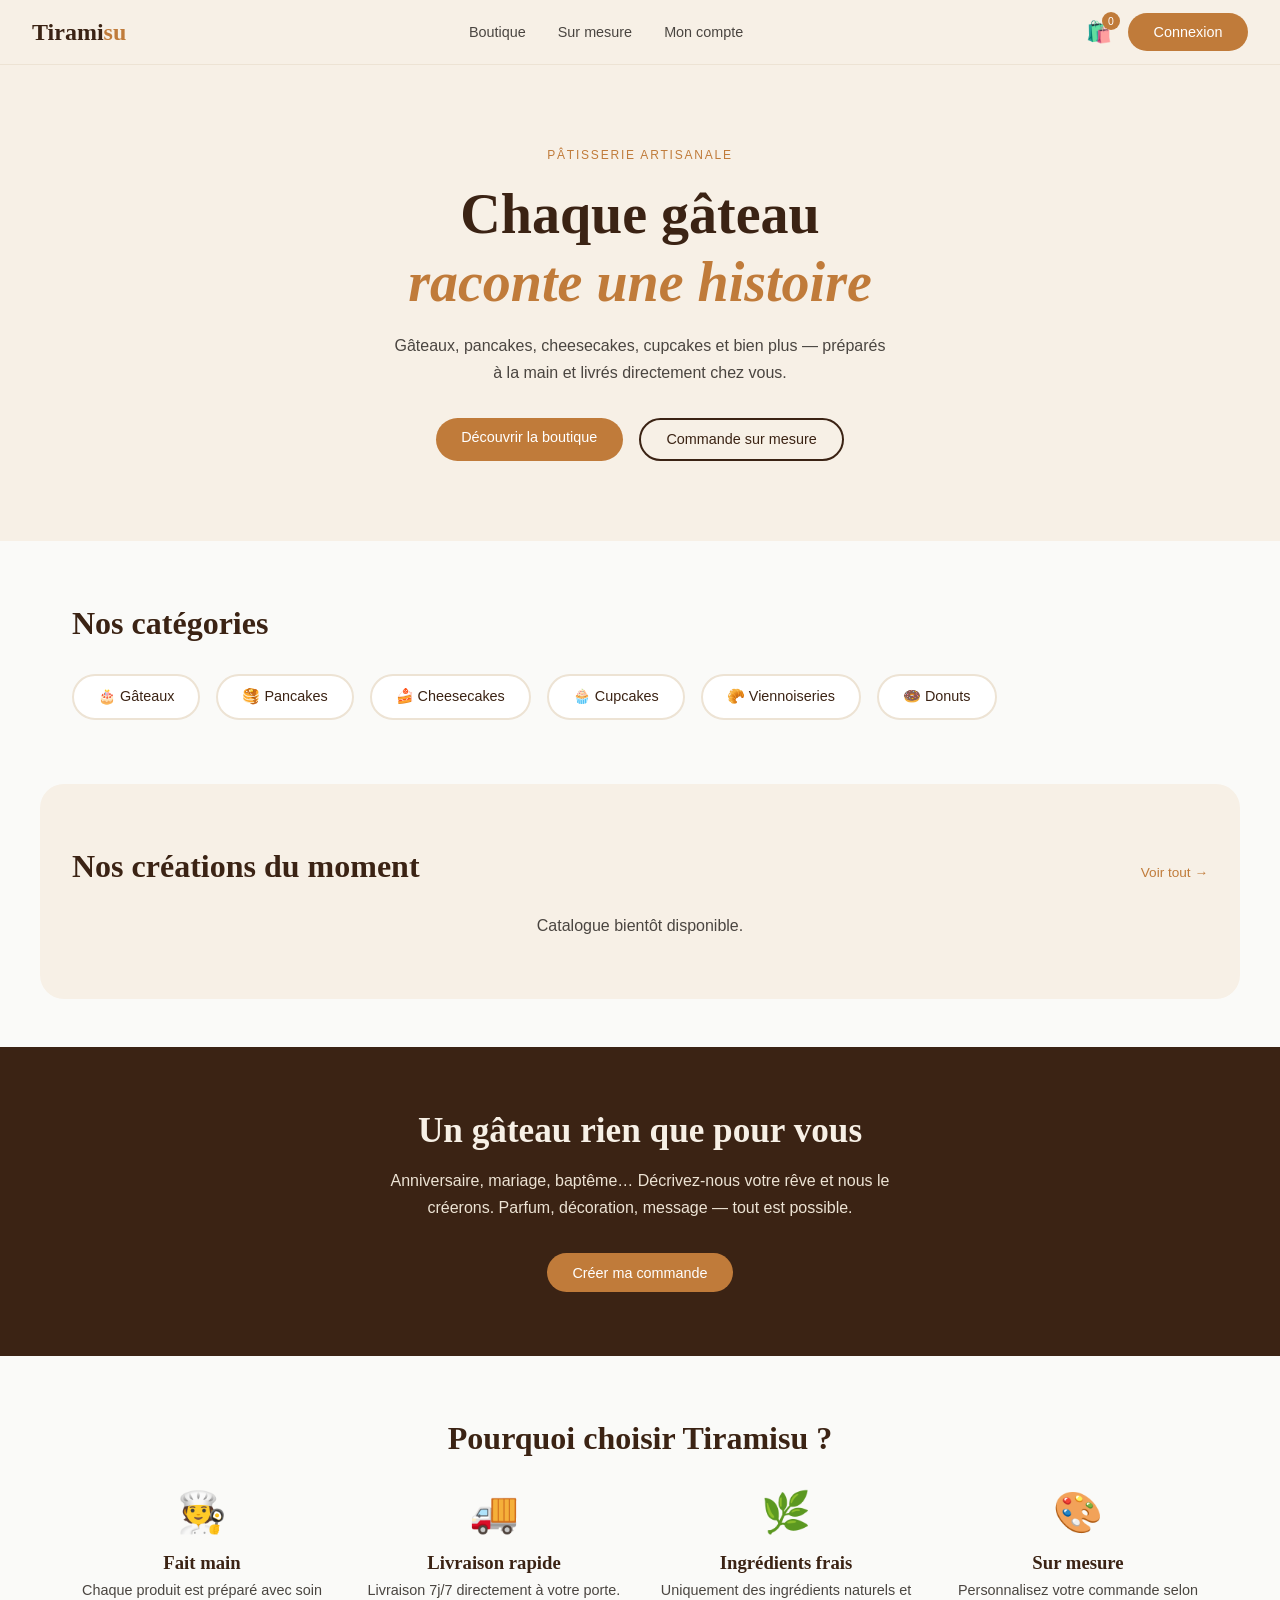
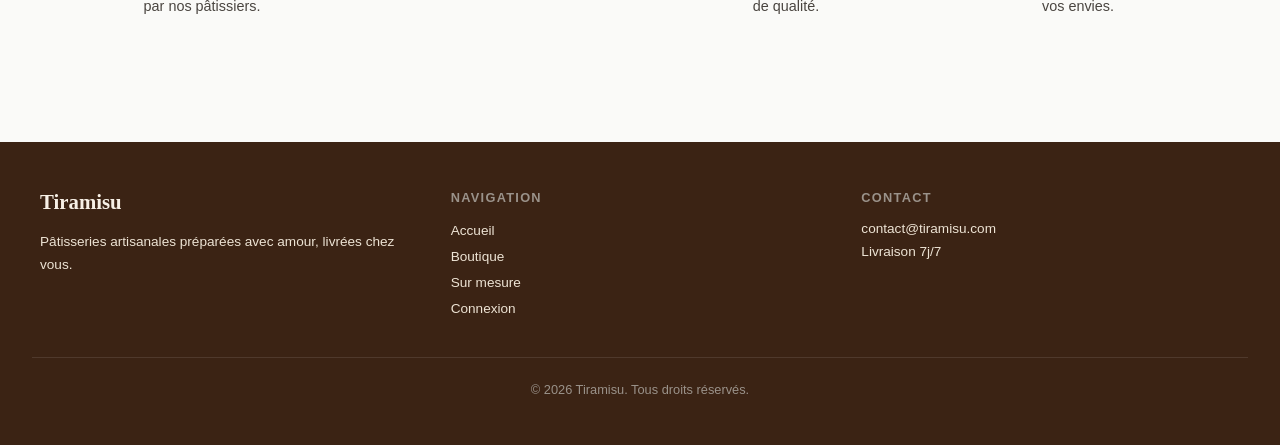
<file: index.html>
<!DOCTYPE html>
<html lang="fr">
<head>
  <meta charset="UTF-8" />
  <meta name="viewport" content="width=device-width, initial-scale=1.0"/>
  <title>Tiramisu— Pâtisserie Artisanale</title>
  <link rel="stylesheet" href="css/style.css" />
</head>
<body>

  <!-- ===== NAVBAR ===== -->
  <nav class="navbar">
    <a href="index.html" class="navbar-logo">Tirami<span>su</span></a>
    <ul class="navbar-links">
      <li><a href="boutique.html">Boutique</a></li>
      <li><a href="commande-custom.html">Sur mesure</a></li>
      <li><a href="mon-compte.html">Mon compte</a></li>
    </ul>
    <div class="navbar-actions">
      <a href="panier.html" class="panier-icon">
        🛍️ <span class="panier-count" id="panier-count">0</span>
      </a>
      <a href="connexion.html" class="btn btn-caramel" id="btn-connexion">
        Connexion
      </a>
    </div>
  </nav>

  <!-- ===== HERO ===== -->
  <section class="hero">
    <p style="font-size:0.75rem; letter-spacing:0.15em; color:var(--caramel); text-transform:uppercase; margin-bottom:1rem;">
      Pâtisserie artisanale
    </p>
    <h1>
      Chaque gâteau<br>
      <em>raconte une histoire</em>
    </h1>
    <p>
      Gâteaux, pancakes, cheesecakes, cupcakes et bien plus —
      préparés à la main et livrés directement chez vous.
    </p>
    <div class="hero-btns">
      <a href="boutique.html" class="btn btn-caramel">Découvrir la boutique</a>
      <a href="commande-custom.html" class="btn btn-outline">Commande sur mesure</a>
    </div>
  </section>

  <!-- ===== CATEGORIES ===== -->
  <section class="section">
    <div class="section-header">
      <h2 class="section-title">Nos catégories</h2>
    </div>
    <div style="display:flex; gap:1rem; flex-wrap:wrap;">
      <a href="boutique.html?categorie=gateaux" class="categorie-card">🎂 Gâteaux</a>
      <a href="boutique.html?categorie=pancakes" class="categorie-card">🥞 Pancakes</a>
      <a href="boutique.html?categorie=cheesecakes" class="categorie-card">🍰 Cheesecakes</a>
      <a href="boutique.html?categorie=cupcakes" class="categorie-card">🧁 Cupcakes</a>
      <a href="boutique.html?categorie=viennoiseries" class="categorie-card">🥐 Viennoiseries</a>
      <a href="boutique.html?categorie=donuts" class="categorie-card">🍩 Donuts</a>
    </div>
  </section>

  <!-- ===== PRODUITS VEDETTES ===== -->
  <section class="section" style="background:var(--creme); border-radius:24px;">
    <div class="section-header">
      <h2 class="section-title">Nos créations du moment</h2>
      <a href="boutique.html" class="section-link">Voir tout →</a>
    </div>
    <div class="grid-produits" id="produits-vedettes">
      <!-- Chargés dynamiquement via JS -->
      <div class="card skeleton"></div>
      <div class="card skeleton"></div>
      <div class="card skeleton"></div>
      <div class="card skeleton"></div>
    </div>
  </section>

  <!-- ===== BANNIÈRE SUR MESURE ===== -->
  <section style="background:var(--marron); padding:4rem 2rem; text-align:center; margin-top:3rem;">
    <h2 style="font-family:Georgia,serif; font-size:2.2rem; color:var(--creme); margin-bottom:1rem;">
      Un gâteau rien que pour vous
    </h2>
    <p style="color:var(--creme-dark); max-width:500px; margin:0 auto 2rem; line-height:1.7;">
      Anniversaire, mariage, baptême… Décrivez-nous votre rêve
      et nous le créerons. Parfum, décoration, message — tout est possible.
    </p>
    <a href="commande-custom.html" class="btn btn-caramel">Créer ma commande</a>
  </section>

  <!-- ===== POURQUOI NOUS ===== -->
  <section class="section">
    <h2 class="section-title text-center mb-3">Pourquoi choisir Tiramisu ?</h2>
    <div style="display:grid; grid-template-columns:repeat(auto-fit,minmax(200px,1fr)); gap:2rem; margin-top:2rem;">
      <div class="text-center">
        <div style="font-size:2.5rem; margin-bottom:1rem;">🧑‍🍳</div>
        <h3 style="font-family:Georgia,serif; margin-bottom:0.5rem;">Fait main</h3>
        <p style="color:var(--gris); font-size:0.9rem;">Chaque produit est préparé avec soin par nos pâtissiers.</p>
      </div>
      <div class="text-center">
        <div style="font-size:2.5rem; margin-bottom:1rem;">🚚</div>
        <h3 style="font-family:Georgia,serif; margin-bottom:0.5rem;">Livraison rapide</h3>
        <p style="color:var(--gris); font-size:0.9rem;">Livraison 7j/7 directement à votre porte.</p>
      </div>
      <div class="text-center">
        <div style="font-size:2.5rem; margin-bottom:1rem;">🌿</div>
        <h3 style="font-family:Georgia,serif; margin-bottom:0.5rem;">Ingrédients frais</h3>
        <p style="color:var(--gris); font-size:0.9rem;">Uniquement des ingrédients naturels et de qualité.</p>
      </div>
      <div class="text-center">
        <div style="font-size:2.5rem; margin-bottom:1rem;">🎨</div>
        <h3 style="font-family:Georgia,serif; margin-bottom:0.5rem;">Sur mesure</h3>
        <p style="color:var(--gris); font-size:0.9rem;">Personnalisez votre commande selon vos envies.</p>
      </div>
    </div>
  </section>

  <!-- ===== FOOTER ===== -->
  <footer class="footer">
    <div class="footer-grid">
      <div>
        <h3 class="footer-title">Tiramisu</h3>
        <p style="color:var(--creme-dark); font-size:0.85rem; line-height:1.7;">
          Pâtisseries artisanales préparées avec amour, livrées chez vous.
        </p>
      </div>
      <div>
        <h4 style="margin-bottom:1rem; font-size:0.8rem; text-transform:uppercase; letter-spacing:0.1em; color:var(--gris-clair);">Navigation</h4>
        <ul class="footer-links">
          <li><a href="index.html">Accueil</a></li>
          <li><a href="boutique.html">Boutique</a></li>
          <li><a href="commande-custom.html">Sur mesure</a></li>
          <li><a href="connexion.html">Connexion</a></li>
        </ul>
      </div>
      <div>
        <h4 style="margin-bottom:1rem; font-size:0.8rem; text-transform:uppercase; letter-spacing:0.1em; color:var(--gris-clair);">Contact</h4>
        <p style="color:var(--creme-dark); font-size:0.85rem;">contact@tiramisu.com</p>
        <p style="color:var(--creme-dark); font-size:0.85rem; margin-top:0.5rem;">Livraison 7j/7</p>
      </div>
    </div>
    <div class="footer-bottom">
      © 2026 Tiramisu. Tous droits réservés.
    </div>
  </footer>

<script src="js/api.js"></script>
<script src="js/main.js"></script>
<script src="js/auth.js"></script>
<script src="js/panier.js"></script>

</body>
</html>
</file>
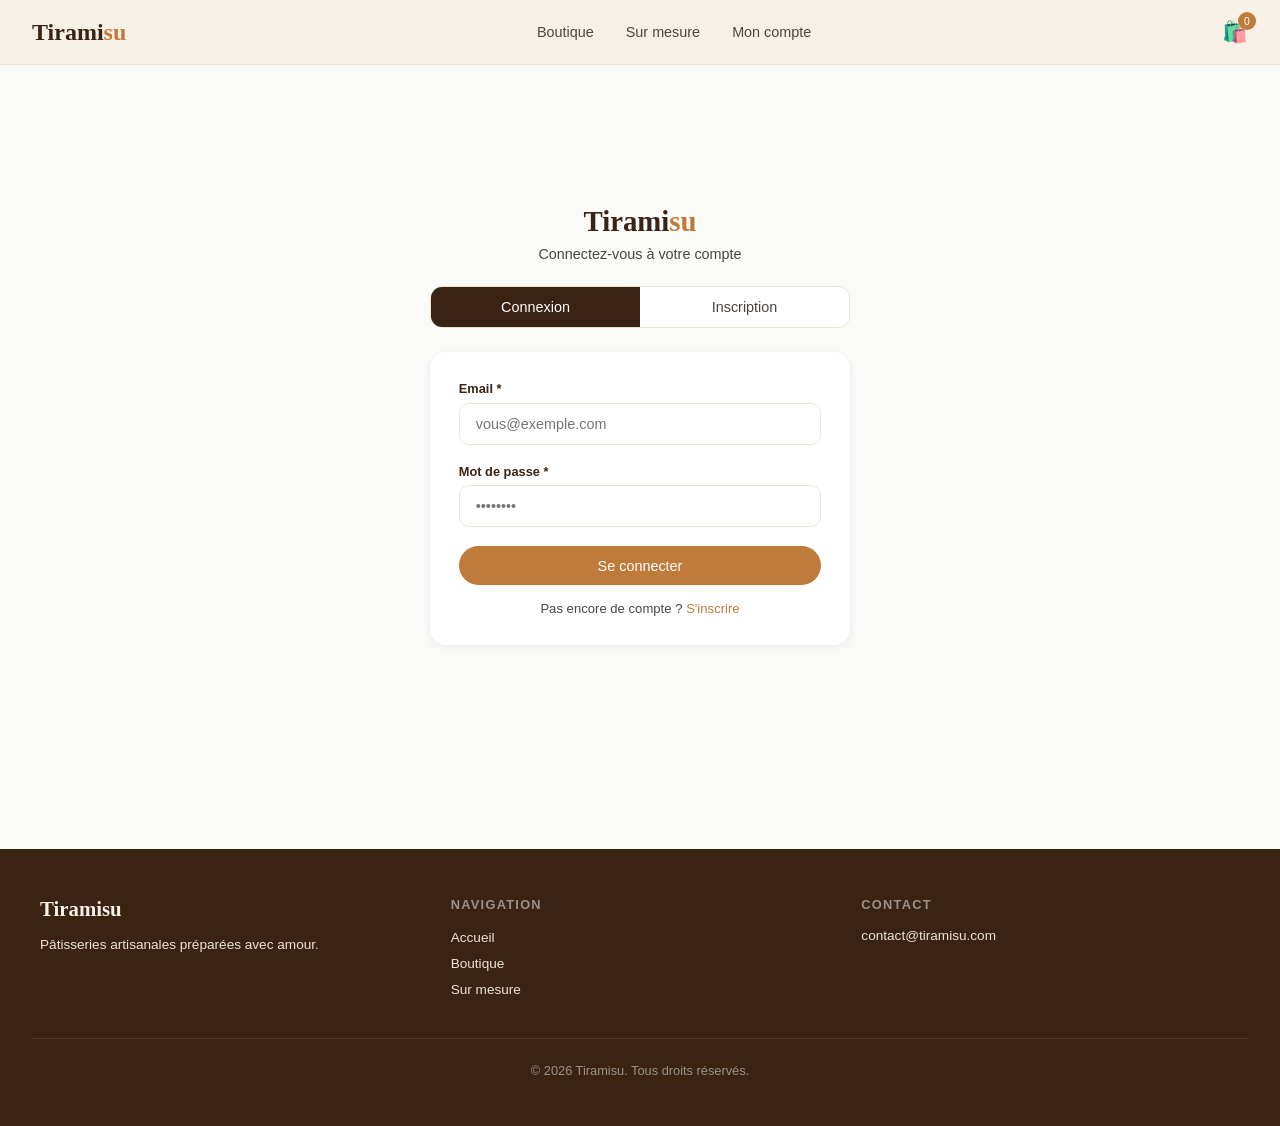
<file: admin/index.html>
<!DOCTYPE html>
<html lang="fr">
<head>
  <meta charset="UTF-8" />
  <meta name="viewport" content="width=device-width, initial-scale=1.0"/>
  <title>Dashboard Admin — Tiramisu</title>
  <link rel="stylesheet" href="../css/style.css" />
</head>
<body>

  <!-- ===== NAVBAR ADMIN ===== -->
  <nav class="navbar">
    <a href="../index.html" class="navbar-logo">Tirami<span>su</span></a>
    <ul class="navbar-links">
      <li><a href="index.html">Dashboard</a></li>
      <li><a href="produits.html">Produits</a></li>
      <li><a href="commandes.html">Commandes</a></li>
      <li><a href="categories.html">Catégories</a></li>
    </ul>
    <div class="navbar-actions">
      <span id="admin-nom" style="font-size:0.85rem; color:var(--gris);"></span>
      <button class="btn btn-outline" onclick="seDeconnecter()">
        Déconnexion
      </button>
    </div>
  </nav>

  <!-- ===== CONTENU ===== -->
  <main class="container" style="padding-top:2rem; padding-bottom:4rem;">

    <div style="margin-bottom:2rem;">
      <h1 style="font-family:Georgia,serif; font-size:2.2rem; color:var(--marron);">
        Dashboard
      </h1>
      <p style="color:var(--gris); font-size:0.9rem;">
        Bienvenue dans votre espace d'administration.
      </p>
    </div>

    <!-- Stats -->
    <div style="display:grid; grid-template-columns:repeat(auto-fit,minmax(200px,1fr));
                gap:1.5rem; margin-bottom:3rem;">

      <div class="card" style="padding:1.5rem;">
        <div style="font-size:2rem; margin-bottom:0.5rem;">🛍️</div>
        <p style="font-size:2rem; font-weight:700; color:var(--marron);"
          id="stat-commandes">—</p>
        <p style="color:var(--gris); font-size:0.85rem;">Commandes totales</p>
      </div>

      <div class="card" style="padding:1.5rem;">
        <div style="font-size:2rem; margin-bottom:0.5rem;">👥</div>
        <p style="font-size:2rem; font-weight:700; color:var(--marron);"
          id="stat-clients">—</p>
        <p style="color:var(--gris); font-size:0.85rem;">Clients</p>
      </div>

      <div class="card" style="padding:1.5rem;">
        <div style="font-size:2rem; margin-bottom:0.5rem;">💰</div>
        <p style="font-size:2rem; font-weight:700; color:var(--marron);"
          id="stat-revenus">—</p>
        <p style="color:var(--gris); font-size:0.85rem;">Revenus totaux</p>
      </div>

      <div class="card" style="padding:1.5rem;">
        <div style="font-size:2rem; margin-bottom:0.5rem;">🎂</div>
        <p style="font-size:2rem; font-weight:700; color:var(--marron);"
          id="stat-produits">—</p>
        <p style="color:var(--gris); font-size:0.85rem;">Produits</p>
      </div>

      <div class="card" style="padding:1.5rem;">
        <div style="font-size:2rem; margin-bottom:0.5rem;">✨</div>
        <p style="font-size:2rem; font-weight:700; color:var(--marron);"
          id="stat-customs">—</p>
        <p style="color:var(--gris); font-size:0.85rem;">Commandes sur mesure</p>
      </div>

    </div>

    <!-- Raccourcis -->
    <h2 style="font-family:Georgia,serif; font-size:1.5rem;
               color:var(--marron); margin-bottom:1.5rem;">
      Accès rapides
    </h2>
    <div style="display:grid; grid-template-columns:repeat(auto-fit,minmax(180px,1fr));
                gap:1rem; margin-bottom:3rem;">
      <a href="produits.html" class="card"
        style="padding:1.5rem; text-align:center; text-decoration:none;">
        <div style="font-size:2rem; margin-bottom:0.5rem;">🎂</div>
        <p style="font-family:Georgia,serif; color:var(--marron);">Gérer les produits</p>
      </a>
      <a href="commandes.html" class="card"
        style="padding:1.5rem; text-align:center; text-decoration:none;">
        <div style="font-size:2rem; margin-bottom:0.5rem;">📦</div>
        <p style="font-family:Georgia,serif; color:var(--marron);">Voir les commandes</p>
      </a>
      <a href="categories.html" class="card"
        style="padding:1.5rem; text-align:center; text-decoration:none;">
        <div style="font-size:2rem; margin-bottom:0.5rem;">🏷️</div>
        <p style="font-family:Georgia,serif; color:var(--marron);">Catégories</p>
      </a>
      <a href="customs.html" class="card"
        style="padding:1.5rem; text-align:center; text-decoration:none;">
        <div style="font-size:2rem; margin-bottom:0.5rem;">✨</div>
        <p style="font-family:Georgia,serif; color:var(--marron);">Sur mesure</p>
      </a>
    </div>

    <!-- Dernières commandes -->
    <div style="display:flex; justify-content:space-between;
                align-items:center; margin-bottom:1rem;">
      <h2 style="font-family:Georgia,serif; font-size:1.5rem; color:var(--marron);">
        Dernières commandes
      </h2>
      <a href="commandes.html" style="font-size:0.85rem; color:var(--caramel);">
        Voir tout →
      </a>
    </div>

    <div class="card" style="overflow:hidden;">
      <table style="width:100%; border-collapse:collapse;">
        <thead>
          <tr style="background:var(--creme);">
            <th class="th-admin">#</th>
            <th class="th-admin">Client</th>
            <th class="th-admin">Total</th>
            <th class="th-admin">Statut</th>
            <th class="th-admin">Date</th>
          </tr>
        </thead>
        <tbody id="dernières-commandes">
          <tr>
            <td colspan="5" style="text-align:center; padding:2rem;
                                   color:var(--gris);">
              Chargement...
            </td>
          </tr>
        </tbody>
      </table>
    </div>

  </main>

  <script src="../js/api.js"></script>
  <script src="../js/auth.js"></script>
  <script>
    const STATUT = {
      en_attente: { label: 'En attente',     color: '#f59e0b' },
      confirmee:  { label: 'Confirmée',      color: '#3b82f6' },
      en_cours:   { label: 'En préparation', color: '#8b5cf6' },
      livree:     { label: 'Livrée',         color: '#10b981' },
      annulee:    { label: 'Annulée',        color: '#ef4444' },
    }

    // Vérifier accès admin
    function verifierAdmin() {
      const user  = JSON.parse(localStorage.getItem('user') || 'null')
      const token = localStorage.getItem('token')
      if (!user || !token || user.role !== 'admin') {
        window.location.href = '../connexion.html'
        return
      }
      document.getElementById('admin-nom').textContent = user.prenom
      chargerStats()
      chargerDernieresCommandes()
    }

    // Charger les stats
    async function chargerStats() {
      const token = localStorage.getItem('token')
      try {
        const res  = await fetch(`${API_URL}/admin/stats`, {
          headers: {
            'Accept':        'application/json',
            'Authorization': `Bearer ${token}`
          }
        })
        const data = await res.json()
        const s    = data.data

        document.getElementById('stat-commandes').textContent = s.total_commandes
        document.getElementById('stat-clients').textContent   = s.total_clients
        document.getElementById('stat-revenus').textContent   =
          parseFloat(s.revenus_total).toLocaleString('fr-FR', {maximumFractionDigits: 0}) + ' FCFA'
        document.getElementById('stat-produits').textContent  = s.total_produits
        document.getElementById('stat-customs').textContent   = s.total_customs

      } catch(err) {
        console.error('Erreur stats:', err)
      }
    }

    // Charger dernières commandes
    async function chargerDernieresCommandes() {
      const token = localStorage.getItem('token')
      try {
        const res  = await fetch(`${API_URL}/admin/commandes?limit=5`, {
          headers: {
            'Accept':        'application/json',
            'Authorization': `Bearer ${token}`
          }
        })
        const data     = await res.json()
        const commandes = data.data || []

        if (commandes.length === 0) {
          document.getElementById('dernières-commandes').innerHTML = `
            <tr>
              <td colspan="5" style="text-align:center;
                                     padding:2rem; color:var(--gris);">
                Aucune commande
              </td>
            </tr>`
          return
        }

        document.getElementById('dernières-commandes').innerHTML =
          commandes.map(cmd => `
            <tr style="border-top:1px solid var(--creme-dark);">
              <td class="td-admin">#${cmd.id}</td>
              <td class="td-admin">
                ${cmd.user?.prenom || ''} ${cmd.user?.nom || ''}
              </td>
              <td class="td-admin">
                ${parseFloat(cmd.total).toLocaleString('fr-FR', {maximumFractionDigits: 0})} FCFA
              </td>
              <td class="td-admin">
                <span style="background:${STATUT[cmd.statut]?.color || '#888'}22;
                             color:${STATUT[cmd.statut]?.color || '#888'};
                             padding:0.2rem 0.7rem; border-radius:50px;
                             font-size:0.78rem; font-weight:600;">
                  ${STATUT[cmd.statut]?.label || cmd.statut}
                </span>
              </td>
              <td class="td-admin">
                ${new Date(cmd.created_at).toLocaleDateString('fr-FR')}
              </td>
            </tr>
          `).join('')

      } catch(err) {
        document.getElementById('dernières-commandes').innerHTML = `
          <tr>
            <td colspan="5" style="text-align:center;
                                   padding:2rem; color:var(--rouge);">
              Erreur de chargement
            </td>
          </tr>`
      }
    }

    function seDeconnecter() {
      localStorage.removeItem('token')
      localStorage.removeItem('user')
      window.location.href = '../connexion.html'
    }

    verifierAdmin()
  </script>

</body>
</html>
</file>
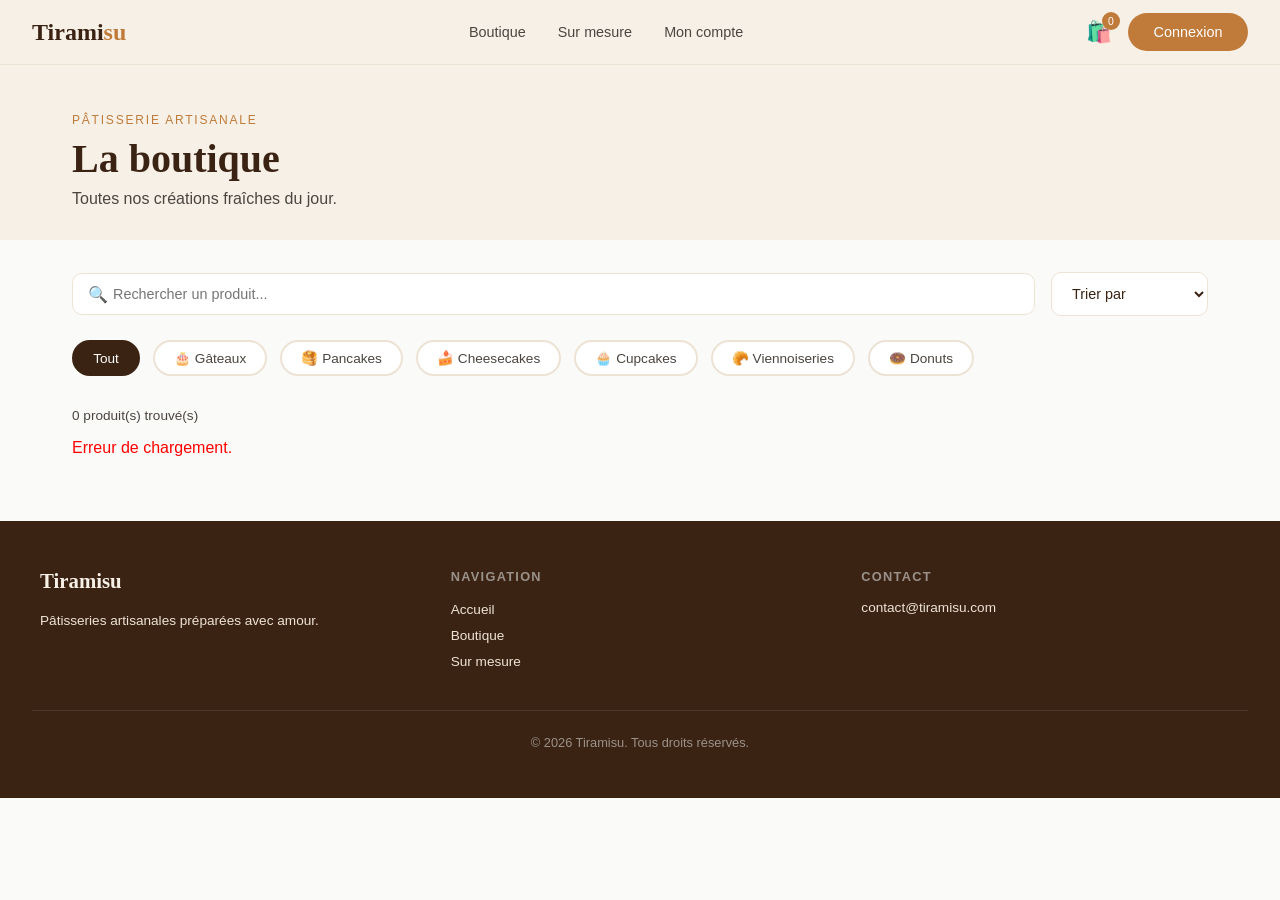
<file: boutique.html>
<!DOCTYPE html>
<html lang="fr">
<head>
  <meta charset="UTF-8" />
  <meta name="viewport" content="width=device-width, initial-scale=1.0"/>
  <title>Boutique — Tiramisu</title>
  <link rel="stylesheet" href="css/style.css" />
</head>
<body>

  <!-- ===== NAVBAR ===== -->
  <nav class="navbar">
    <a href="index.html" class="navbar-logo">Tirami<span>su</span></a>
    <ul class="navbar-links">
      <li><a href="boutique.html">Boutique</a></li>
      <li><a href="commande-custom.html">Sur mesure</a></li>
      <li><a href="mon-compte.html">Mon compte</a></li>
    </ul>
    <div class="navbar-actions">
      <a href="panier.html" class="panier-icon">
        🛍️ <span class="panier-count" id="panier-count">0</span>
      </a>
      <a href="connexion.html" class="btn btn-caramel" id="btn-connexion">
        Connexion
      </a>
    </div>
  </nav>

  <!-- ===== EN-TÊTE ===== -->
  <div style="background:var(--creme); padding:3rem 2rem 2rem;">
    <div class="container">
      <p style="font-size:0.75rem; letter-spacing:0.15em; color:var(--caramel); text-transform:uppercase; margin-bottom:0.5rem;">
        Pâtisserie artisanale
      </p>
      <h1 style="font-family:Georgia,serif; font-size:2.5rem; color:var(--marron);">
        La boutique
      </h1>
      <p style="color:var(--gris); margin-top:0.5rem;">
        Toutes nos créations fraîches du jour.
      </p>
    </div>
  </div>

  <!-- ===== FILTRES ===== -->
  <div class="container" style="margin-top:2rem;">
    <!-- Recherche -->
    <div style="display:flex; gap:1rem; flex-wrap:wrap; align-items:center; margin-bottom:1.5rem;">
      <div style="position:relative; flex:1; min-width:200px;">
        <span style="position:absolute; left:1rem; top:50%; transform:translateY(-50%);">🔍</span>
        <input
          type="text"
          id="recherche"
          placeholder="Rechercher un produit..."
          class="form-control"
          style="padding-left:2.5rem;"
        />
      </div>
      <!-- Tri -->
      <select id="tri" class="form-control" style="width:auto;">
        <option value="">Trier par</option>
        <option value="prix-asc">Prix croissant</option>
        <option value="prix-desc">Prix décroissant</option>
        <option value="nom">Nom A-Z</option>
      </select>
    </div>

    <!-- Catégories -->
    <div style="display:flex; gap:0.8rem; flex-wrap:wrap; margin-bottom:2rem;" id="filtres-categories">
      <button class="btn-filtre actif" data-cat="">Tout</button>
      <button class="btn-filtre" data-cat="gateaux">🎂 Gâteaux</button>
      <button class="btn-filtre" data-cat="pancakes">🥞 Pancakes</button>
      <button class="btn-filtre" data-cat="cheesecakes">🍰 Cheesecakes</button>
      <button class="btn-filtre" data-cat="cupcakes">🧁 Cupcakes</button>
      <button class="btn-filtre" data-cat="viennoiseries">🥐 Viennoiseries</button>
      <button class="btn-filtre" data-cat="donuts">🍩 Donuts</button>
    </div>

    <!-- Résultats -->
    <p style="color:var(--gris); font-size:0.85rem; margin-bottom:1rem;">
      <span id="nombre-resultats">0</span> produit(s) trouvé(s)
    </p>

    <!-- Grille produits -->
    <div class="grid-produits" id="grille-produits">
      <!-- Chargés dynamiquement -->
    </div>

    <!-- Message vide -->
    <div id="message-vide" style="display:none; text-align:center; padding:4rem 0;">
      <p style="font-size:3rem;">🔍</p>
      <p style="font-family:Georgia,serif; font-size:1.5rem; color:var(--gris); margin-top:1rem;">
        Aucun produit trouvé
      </p>
      <p style="color:var(--gris-clair); margin-top:0.5rem;">
        Essayez d'autres termes ou catégories.
      </p>
    </div>

  </div>

  <!-- ===== FOOTER ===== -->
  <footer class="footer">
    <div class="footer-grid">
      <div>
        <h3 class="footer-title">Tiramisu</h3>
        <p style="color:var(--creme-dark); font-size:0.85rem; line-height:1.7;">
          Pâtisseries artisanales préparées avec amour.
        </p>
      </div>
      <div>
        <h4 style="margin-bottom:1rem; font-size:0.8rem; text-transform:uppercase; letter-spacing:0.1em; color:var(--gris-clair);">Navigation</h4>
        <ul class="footer-links">
          <li><a href="index.html">Accueil</a></li>
          <li><a href="boutique.html">Boutique</a></li>
          <li><a href="commande-custom.html">Sur mesure</a></li>
        </ul>
      </div>
      <div>
        <h4 style="margin-bottom:1rem; font-size:0.8rem; text-transform:uppercase; letter-spacing:0.1em; color:var(--gris-clair);">Contact</h4>
        <p style="color:var(--creme-dark); font-size:0.85rem;">contact@tiramisu.com</p>
      </div>
    </div>
    <div class="footer-bottom">
      © 2026 Tiramisu. Tous droits réservés.
    </div>
  </footer>

  <script src="js/api.js"></script>
  <script src="js/auth.js"></script>
  <script src="js/panier.js"></script>
  <script src="js/main.js"></script>
  <script src="js/boutique.js"></script>

</body>
</html>
</file>
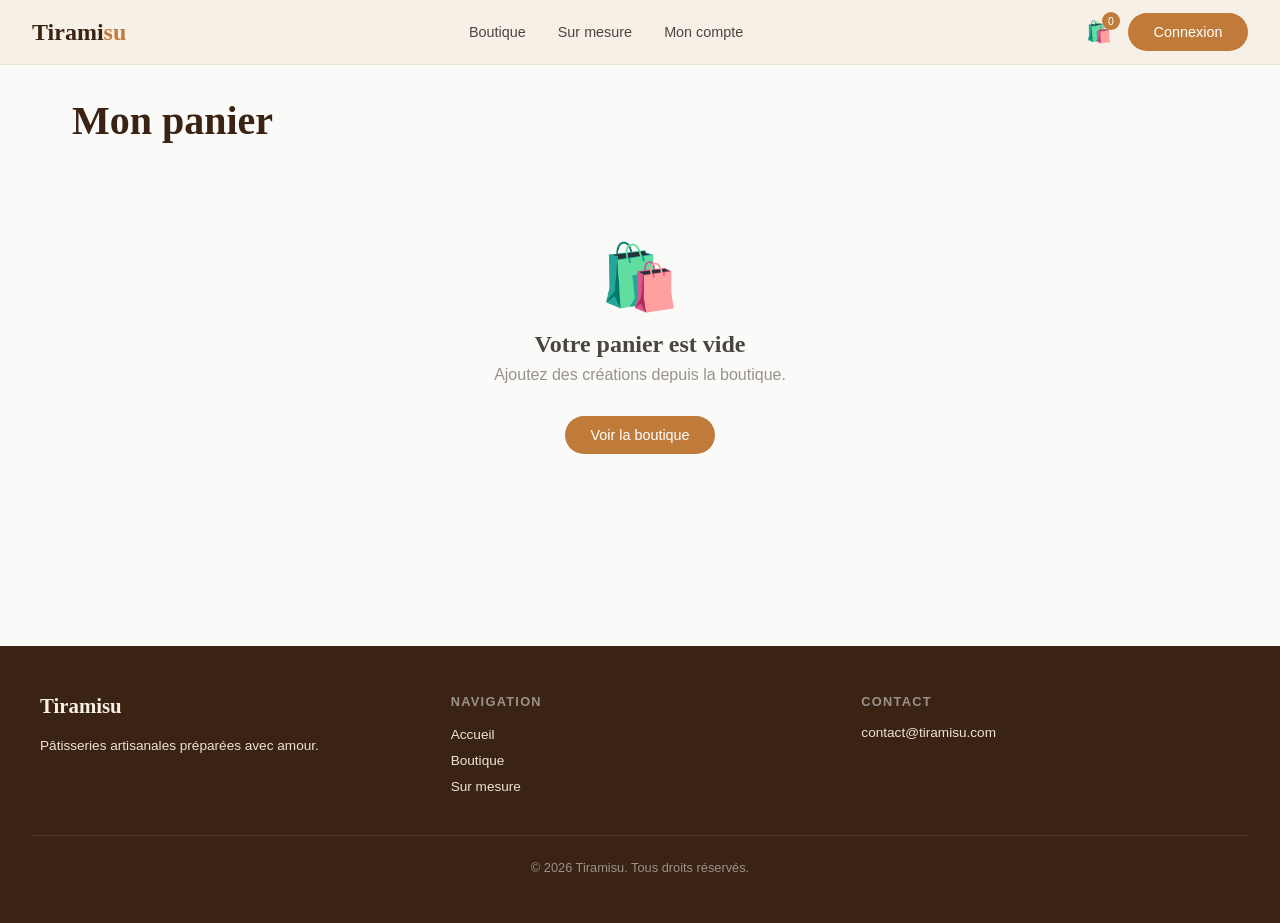
<file: checkout.html>
<!DOCTYPE html>
<html lang="fr">
<head>
  <meta charset="UTF-8" />
  <meta name="viewport" content="width=device-width, initial-scale=1.0"/>
  <title>Commande — Tiramisu</title>
  <link rel="stylesheet" href="css/style.css" />
</head>
<body>

  <!-- ===== NAVBAR ===== -->
  <nav class="navbar">
    <a href="index.html" class="navbar-logo">Tirami<span>su</span></a>
    <ul class="navbar-links">
      <li><a href="boutique.html">Boutique</a></li>
      <li><a href="commande-custom.html">Sur mesure</a></li>
      <li><a href="mon-compte.html">Mon compte</a></li>
    </ul>
    <div class="navbar-actions">
      <a href="panier.html" class="panier-icon">
        🛍️ <span class="panier-count" id="panier-count">0</span>
      </a>
    </div>
  </nav>

  <!-- ===== CONTENU ===== -->
  <main class="container" style="padding-top:2rem; padding-bottom:4rem;">

    <h1 style="font-family:Georgia,serif; font-size:2.5rem;
               color:var(--marron); margin-bottom:2rem;">
      Finaliser la commande
    </h1>

    <div style="display:grid; grid-template-columns:1fr 340px; gap:2rem; align-items:start;">

      <!-- Formulaire livraison -->
      <div class="card" style="padding:2rem;">
        <h2 style="font-family:Georgia,serif; font-size:1.4rem;
                   color:var(--marron); margin-bottom:1.5rem;">
          Adresse de livraison
        </h2>

        <div style="display:grid; grid-template-columns:1fr 1fr; gap:1rem;">
          <div class="form-group">
            <label>Prénom *</label>
            <input type="text" id="prenom" class="form-control" placeholder="Sophie"/>
          </div>
          <div class="form-group">
            <label>Nom *</label>
            <input type="text" id="nom" class="form-control" placeholder="Martin"/>
          </div>
        </div>

        <div class="form-group">
          <label>Email *</label>
          <input type="email" id="email" class="form-control"
            placeholder="vous@exemple.com"/>
        </div>

        <div class="form-group">
          <label>Téléphone *</label>
          <input type="tel" id="telephone" class="form-control"
            placeholder="+33 6 00 00 00 00"/>
        </div>

        <div class="form-group">
          <label>Adresse *</label>
          <input type="text" id="adresse" class="form-control"
            placeholder="12 rue des Pâtissiers"/>
        </div>

        <div style="display:grid; grid-template-columns:1fr 1fr; gap:1rem;">
          <div class="form-group">
            <label>Ville *</label>
            <input type="text" id="ville" class="form-control" placeholder="Paris"/>
          </div>
          <div class="form-group">
            <label>Code postal *</label>
            <input type="text" id="code-postal" class="form-control"
              placeholder="75001"/>
          </div>
        </div>

        <div class="form-group">
          <label>Note pour le livreur</label>
          <textarea id="note" class="form-control" rows="3"
            placeholder="Sonnez au 2ème étage..."></textarea>
        </div>

        <!-- Info paiement -->
        <div style="background:var(--creme); border-radius:12px;
                    padding:1rem; margin-bottom:1.5rem;">
          <p style="font-size:0.85rem; color:var(--gris);">
            💳 <strong>Paiement à la livraison</strong> —
            Le paiement en ligne sera disponible prochainement.
          </p>
        </div>

        <!-- Erreur -->
        <div id="checkout-erreur"
          style="color:var(--rouge); font-size:0.85rem;
                 margin-bottom:1rem; display:none;">
        </div>

        <!-- Bouton -->
        <button class="btn btn-caramel" style="width:100%; font-size:1rem;"
          onclick="passerCommande()">
          ✅ Confirmer la commande
        </button>
      </div>

      <!-- Résumé commande -->
      <div class="card" style="padding:1.5rem; position:sticky; top:80px;">
        <h2 style="font-family:Georgia,serif; font-size:1.3rem;
                   color:var(--marron); margin-bottom:1.2rem;">
          Votre commande
        </h2>
        <div id="resume-checkout"></div>
        <div style="border-top:1.5px solid var(--creme-dark); padding-top:1rem;
                    display:flex; justify-content:space-between;
                    font-weight:700; color:var(--marron); font-size:1.1rem;">
          <span>Total</span>
          <span id="total-checkout">0FCFA</span>
        </div>
      </div>

    </div>
  </main>

  <!-- ===== FOOTER ===== -->
  <footer class="footer">
    <div class="footer-grid">
      <div>
        <h3 class="footer-title">Tiramisu</h3>
        <p style="color:var(--creme-dark); font-size:0.85rem; line-height:1.7;">
          Pâtisseries artisanales préparées avec amour.
        </p>
      </div>
      <div>
        <h4 style="margin-bottom:1rem; font-size:0.8rem; text-transform:uppercase;
                   letter-spacing:0.1em; color:var(--gris-clair);">Navigation</h4>
        <ul class="footer-links">
          <li><a href="index.html">Accueil</a></li>
          <li><a href="boutique.html">Boutique</a></li>
          <li><a href="commande-custom.html">Sur mesure</a></li>
        </ul>
      </div>
      <div>
        <h4 style="margin-bottom:1rem; font-size:0.8rem; text-transform:uppercase;
                   letter-spacing:0.1em; color:var(--gris-clair);">Contact</h4>
        <p style="color:var(--creme-dark); font-size:0.85rem;">
          contact@tiramisu.com
        </p>
      </div>
    </div>
    <div class="footer-bottom">
      © 2026 Tiramisu. Tous droits réservés.
    </div>
  </footer>

  <script src="js/api.js"></script>
  <script src="js/auth.js"></script>
  <script src="js/panier.js"></script>
  <script>
    // Afficher résumé au chargement
    function afficherResume() {
      const panier = getPanier()

      if (panier.length === 0) {
        window.location.href = 'panier.html'
        return
      }

      // Pré-remplir avec les infos utilisateur
      const user = JSON.parse(localStorage.getItem('user') || '{}')
      if (user.prenom) document.getElementById('prenom').value = user.prenom
      if (user.nom)    document.getElementById('nom').value    = user.nom
      if (user.email)  document.getElementById('email').value  = user.email

      document.getElementById('resume-checkout').innerHTML =
        panier.map(i => `
          <div style="display:flex; justify-content:space-between;
                      font-size:0.85rem; color:var(--gris); margin-bottom:0.6rem;">
            <span>${i.nom} × ${i.qty}</span>
            <span>${(i.prix * i.qty).toLocaleString('fr-FR', {maximumFractionDigits: 0})} FCFA</span>
          </div>
        `).join('')

      const total = panier.reduce((s, i) => s + i.prix * i.qty, 0)
      document.getElementById('total-checkout').textContent =
        total.toLocaleString('fr-FR', {maximumFractionDigits: 0}) + ' FCFA'
    }

    // Passer la commande
    async function passerCommande() {
      const erreur = document.getElementById('checkout-erreur')
      erreur.style.display = 'none'

      const prenom     = document.getElementById('prenom').value.trim()
      const nom        = document.getElementById('nom').value.trim()
      const email      = document.getElementById('email').value.trim()
      const telephone  = document.getElementById('telephone').value.trim()
      const adresse    = document.getElementById('adresse').value.trim()
      const ville      = document.getElementById('ville').value.trim()
      const codePostal = document.getElementById('code-postal').value.trim()
      const note       = document.getElementById('note').value.trim()

      // Validation
      if (!prenom || !nom || !email || !telephone || !adresse || !ville || !codePostal) {
        erreur.textContent = 'Veuillez remplir tous les champs obligatoires.'
        erreur.style.display = 'block'
        return
      }

      const panier = getPanier()
      const token  = localStorage.getItem('token')

      if (!token) {
        window.location.href = 'connexion.html'
        return
      }

      const payload = {
        prenom, nom, email, telephone,
        adresse, ville,
        code_postal: codePostal,
        note,
        lignes: panier.map(i => ({
          produit_id:   i.id,
          quantite:     i.qty,
          prix_unitaire: i.prix
        }))
      }

      try {
        const res = await fetch(`${API_URL}/commandes`, {
          method: 'POST',
          headers: {
            'Content-Type':  'application/json',
            'Accept':        'application/json',
            'Authorization': `Bearer ${token}`
          },
          body: JSON.stringify(payload)
        })

        const data = await res.json()

        if (!res.ok) {
          erreur.textContent = data.message || 'Erreur lors de la commande.'
          erreur.style.display = 'block'
          return
        }

        // Vider le panier
        localStorage.removeItem('panier')

        // Rediriger vers confirmation
        afficherNotification('Commande confirmée ! Merci 🎂')
        setTimeout(() => {
          window.location.href = 'mon-compte.html'
        }, 2000)

      } catch (err) {
        erreur.textContent = 'Erreur réseau. Réessayez.'
        erreur.style.display = 'block'
      }
    }

    afficherResume()
    mettreAJourCompteur()
  </script>

</body>
</html>
</file>
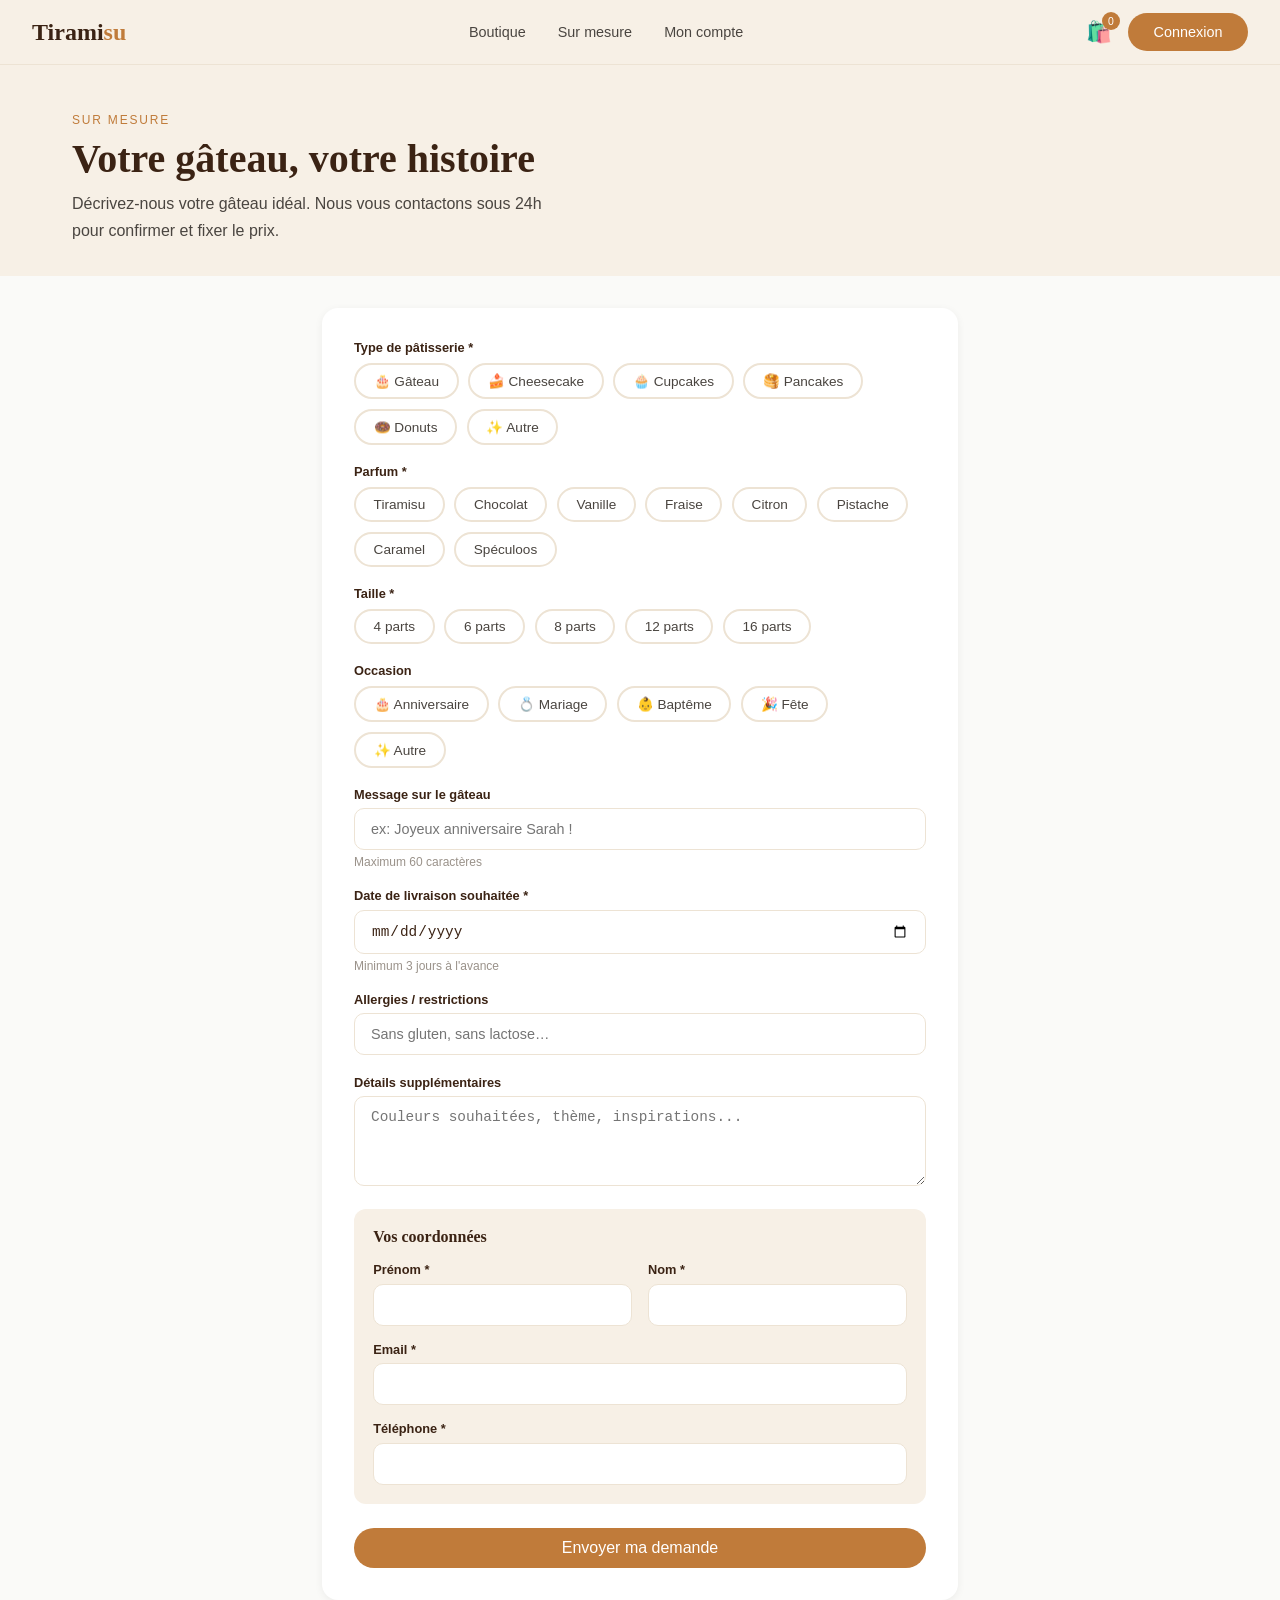
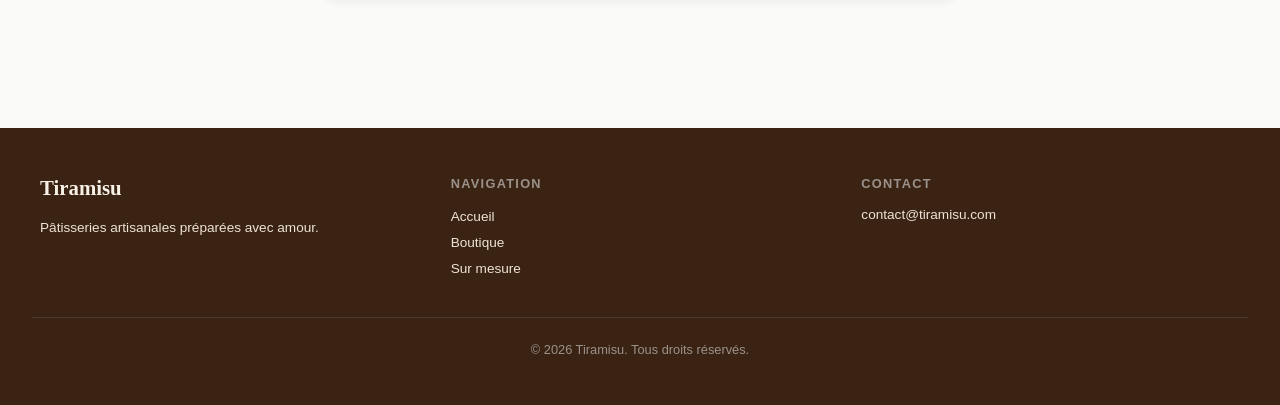
<file: commande-custom.html>
<!DOCTYPE html>
<html lang="fr">
<head>
  <meta charset="UTF-8" />
  <meta name="viewport" content="width=device-width, initial-scale=1.0"/>
  <title>Commande sur mesure — Tiramisu</title>
  <link rel="stylesheet" href="css/style.css" />
</head>
<body>

  <!-- ===== NAVBAR ===== -->
  <nav class="navbar">
    <a href="index.html" class="navbar-logo">Tirami<span>su</span></a>
    <ul class="navbar-links">
      <li><a href="boutique.html">Boutique</a></li>
      <li><a href="commande-custom.html">Sur mesure</a></li>
      <li><a href="mon-compte.html">Mon compte</a></li>
    </ul>
    <div class="navbar-actions">
      <a href="panier.html" class="panier-icon">
        🛍️ <span class="panier-count" id="panier-count">0</span>
      </a>
      <a href="connexion.html" class="btn btn-caramel" id="btn-connexion">
        Connexion
      </a>
    </div>
  </nav>

  <!-- ===== EN-TÊTE ===== -->
  <div style="background:var(--creme); padding:3rem 2rem 2rem;">
    <div class="container">
      <p style="font-size:0.75rem; letter-spacing:0.15em;
                color:var(--caramel); text-transform:uppercase; margin-bottom:0.5rem;">
        Sur mesure
      </p>
      <h1 style="font-family:Georgia,serif; font-size:2.5rem; color:var(--marron);">
        Votre gâteau, votre histoire
      </h1>
      <p style="color:var(--gris); margin-top:0.5rem; max-width:500px; line-height:1.7;">
        Décrivez-nous votre gâteau idéal. Nous vous contactons
        sous 24h pour confirmer et fixer le prix.
      </p>
    </div>
  </div>

  <!-- ===== FORMULAIRE ===== -->
  <main class="container" style="padding-top:2rem; padding-bottom:4rem; max-width:700px;">

    <div class="card" style="padding:2rem;">

      <!-- Type de pâtisserie -->
      <div class="form-group">
        <label>Type de pâtisserie *</label>
        <div class="choix-groupe" id="choix-type">
          <button class="choix-btn" data-val="gateau">🎂 Gâteau</button>
          <button class="choix-btn" data-val="cheesecake">🍰 Cheesecake</button>
          <button class="choix-btn" data-val="cupcakes">🧁 Cupcakes</button>
          <button class="choix-btn" data-val="pancakes">🥞 Pancakes</button>
          <button class="choix-btn" data-val="donuts">🍩 Donuts</button>
          <button class="choix-btn" data-val="autre">✨ Autre</button>
        </div>
        <input type="hidden" id="type-patisserie"/>
      </div>

      <!-- Parfum -->
      <div class="form-group">
        <label>Parfum *</label>
        <div class="choix-groupe" id="choix-parfum">
          <button class="choix-btn" data-val="tiramisu">Tiramisu</button>
          <button class="choix-btn" data-val="chocolat">Chocolat</button>
          <button class="choix-btn" data-val="vanille">Vanille</button>
          <button class="choix-btn" data-val="fraise">Fraise</button>
          <button class="choix-btn" data-val="citron">Citron</button>
          <button class="choix-btn" data-val="pistache">Pistache</button>
          <button class="choix-btn" data-val="caramel">Caramel</button>
          <button class="choix-btn" data-val="speculoos">Spéculoos</button>
        </div>
        <input type="hidden" id="parfum"/>
      </div>

      <!-- Taille -->
      <div class="form-group">
        <label>Taille *</label>
        <div class="choix-groupe" id="choix-taille">
          <button class="choix-btn" data-val="4">4 parts</button>
          <button class="choix-btn" data-val="6">6 parts</button>
          <button class="choix-btn" data-val="8">8 parts</button>
          <button class="choix-btn" data-val="12">12 parts</button>
          <button class="choix-btn" data-val="16">16 parts</button>
        </div>
        <input type="hidden" id="taille"/>
      </div>

      <!-- Occasion -->
      <div class="form-group">
        <label>Occasion</label>
        <div class="choix-groupe" id="choix-occasion">
          <button class="choix-btn" data-val="anniversaire">🎂 Anniversaire</button>
          <button class="choix-btn" data-val="mariage">💍 Mariage</button>
          <button class="choix-btn" data-val="bapteme">👶 Baptême</button>
          <button class="choix-btn" data-val="fete">🎉 Fête</button>
          <button class="choix-btn" data-val="autre">✨ Autre</button>
        </div>
        <input type="hidden" id="occasion"/>
      </div>

      <!-- Message -->
      <div class="form-group">
        <label>Message sur le gâteau</label>
        <input type="text" id="message" class="form-control"
          maxlength="60" placeholder="ex: Joyeux anniversaire Sarah !"/>
        <p style="font-size:0.75rem; color:var(--gris-clair); margin-top:0.3rem;">
          Maximum 60 caractères
        </p>
      </div>

      <!-- Date de livraison -->
      <div class="form-group">
        <label>Date de livraison souhaitée *</label>
        <input type="date" id="date-livraison" class="form-control"/>
        <p style="font-size:0.75rem; color:var(--gris-clair); margin-top:0.3rem;">
          Minimum 3 jours à l'avance
        </p>
      </div>

      <!-- Allergies -->
      <div class="form-group">
        <label>Allergies / restrictions</label>
        <input type="text" id="allergies" class="form-control"
          placeholder="Sans gluten, sans lactose…"/>
      </div>

      <!-- Détails -->
      <div class="form-group">
        <label>Détails supplémentaires</label>
        <textarea id="details" class="form-control" rows="4"
          placeholder="Couleurs souhaitées, thème, inspirations..."></textarea>
      </div>

      <!-- Coordonnées -->
      <div style="background:var(--creme); border-radius:12px;
                  padding:1.2rem; margin-bottom:1.5rem;">
        <h3 style="font-family:Georgia,serif; font-size:1rem;
                   margin-bottom:1rem; color:var(--marron);">
          Vos coordonnées
        </h3>
        <div style="display:grid; grid-template-columns:1fr 1fr; gap:1rem;">
          <div class="form-group" style="margin-bottom:0;">
            <label>Prénom *</label>
            <input type="text" id="custom-prenom" class="form-control"/>
          </div>
          <div class="form-group" style="margin-bottom:0;">
            <label>Nom *</label>
            <input type="text" id="custom-nom" class="form-control"/>
          </div>
        </div>
        <div class="form-group" style="margin-top:1rem; margin-bottom:0;">
          <label>Email *</label>
          <input type="email" id="custom-email" class="form-control"/>
        </div>
        <div class="form-group" style="margin-top:1rem; margin-bottom:0;">
          <label>Téléphone *</label>
          <input type="tel" id="custom-telephone" class="form-control"/>
        </div>
      </div>

      <!-- Erreur / Succès -->
      <div id="custom-erreur"
        style="color:var(--rouge); font-size:0.85rem;
               margin-bottom:1rem; display:none;">
      </div>
      <div id="custom-succes"
        style="background:#d4edda; color:var(--vert); font-size:0.85rem;
               padding:1rem; border-radius:10px;
               margin-bottom:1rem; display:none;">
      </div>

      <!-- Bouton -->
      <button class="btn btn-caramel" style="width:100%; font-size:1rem;"
        onclick="envoyerCommandeCustom()">
        Envoyer ma demande
      </button>

    </div>
  </main>

  <!-- ===== FOOTER ===== -->
  <footer class="footer">
    <div class="footer-grid">
      <div>
        <h3 class="footer-title">Tiramisu</h3>
        <p style="color:var(--creme-dark); font-size:0.85rem; line-height:1.7;">
          Pâtisseries artisanales préparées avec amour.
        </p>
      </div>
      <div>
        <h4 style="margin-bottom:1rem; font-size:0.8rem; text-transform:uppercase;
                   letter-spacing:0.1em; color:var(--gris-clair);">Navigation</h4>
        <ul class="footer-links">
          <li><a href="index.html">Accueil</a></li>
          <li><a href="boutique.html">Boutique</a></li>
          <li><a href="commande-custom.html">Sur mesure</a></li>
        </ul>
      </div>
      <div>
        <h4 style="margin-bottom:1rem; font-size:0.8rem; text-transform:uppercase;
                   letter-spacing:0.1em; color:var(--gris-clair);">Contact</h4>
        <p style="color:var(--creme-dark); font-size:0.85rem;">
          contact@tiramisu.com
        </p>
      </div>
    </div>
    <div class="footer-bottom">
      © 2026 Tiramisu. Tous droits réservés.
    </div>
  </footer>

  <script src="js/api.js"></script>
  <script src="js/auth.js"></script>
  <script src="js/panier.js"></script>
  <script>
    // Date minimum = aujourd'hui + 3 jours
    const dateMin = new Date()
    dateMin.setDate(dateMin.getDate() + 3)
    document.getElementById('date-livraison').min =
      dateMin.toISOString().split('T')[0]

    // Pré-remplir si connecté
    const user = JSON.parse(localStorage.getItem('user') || '{}')
    if (user.prenom) document.getElementById('custom-prenom').value = user.prenom
    if (user.nom)    document.getElementById('custom-nom').value    = user.nom
    if (user.email)  document.getElementById('custom-email').value  = user.email

    // Boutons choix
    document.querySelectorAll('.choix-groupe').forEach(groupe => {
      groupe.querySelectorAll('.choix-btn').forEach(btn => {
        btn.addEventListener('click', () => {
          groupe.querySelectorAll('.choix-btn')
            .forEach(b => b.classList.remove('actif'))
          btn.classList.add('actif')
          // Mettre à jour le champ caché
          const inputId = groupe.id.replace('choix-', '')
          const input = document.getElementById(inputId)
          if (input) input.value = btn.dataset.val
        })
      })
    })

    // Envoyer la demande
    async function envoyerCommandeCustom() {
      const erreur = document.getElementById('custom-erreur')
      const succes = document.getElementById('custom-succes')
      erreur.style.display = 'none'
      succes.style.display = 'none'

      const type          = document.getElementById('type-patisserie').value
      const parfum        = document.getElementById('parfum').value
      const taille        = document.getElementById('taille').value
      const occasion      = document.getElementById('occasion').value
      const message       = document.getElementById('message').value
      const dateLivraison = document.getElementById('date-livraison').value
      const allergies     = document.getElementById('allergies').value
      const details       = document.getElementById('details').value
      const prenom        = document.getElementById('custom-prenom').value.trim()
      const nom           = document.getElementById('custom-nom').value.trim()
      const email         = document.getElementById('custom-email').value.trim()
      const telephone     = document.getElementById('custom-telephone').value.trim()

      // Validation
      if (!type || !parfum || !taille || !dateLivraison || !prenom || !nom || !email || !telephone) {
        erreur.textContent = 'Veuillez remplir tous les champs obligatoires (*).'
        erreur.style.display = 'block'
        return
      }

      const token = localStorage.getItem('token')

      try {
        const res = await fetch(`${API_URL}/commandes-custom`, {
          method: 'POST',
          headers: {
            'Content-Type':  'application/json',
            'Accept':        'application/json',
            'Authorization': `Bearer ${token}`
          },
          body: JSON.stringify({
            type_patisserie: type,
            parfum, taille, occasion, message,
            date_livraison:  dateLivraison,
            allergies, details, prenom, nom, email, telephone
          })
        })

        const data = await res.json()

        if (!res.ok) {
          erreur.textContent = data.message || 'Erreur lors de l\'envoi.'
          erreur.style.display = 'block'
          return
        }

        succes.textContent =
          '✅ Demande envoyée ! Nous vous contacterons sous 24h pour confirmer et fixer le prix.'
        succes.style.display = 'block'

        // Réinitialiser le formulaire
        document.querySelectorAll('.choix-btn')
          .forEach(b => b.classList.remove('actif'))
        document.querySelectorAll('input[type="hidden"]')
          .forEach(i => i.value = '')
        document.getElementById('message').value        = ''
        document.getElementById('date-livraison').value = ''
        document.getElementById('allergies').value      = ''
        document.getElementById('details').value        = ''

      } catch(err) {
        erreur.textContent = 'Erreur réseau. Réessayez.'
        erreur.style.display = 'block'
      }
    }

    mettreAJourCompteur()
  </script>

</body>
</html>
</file>
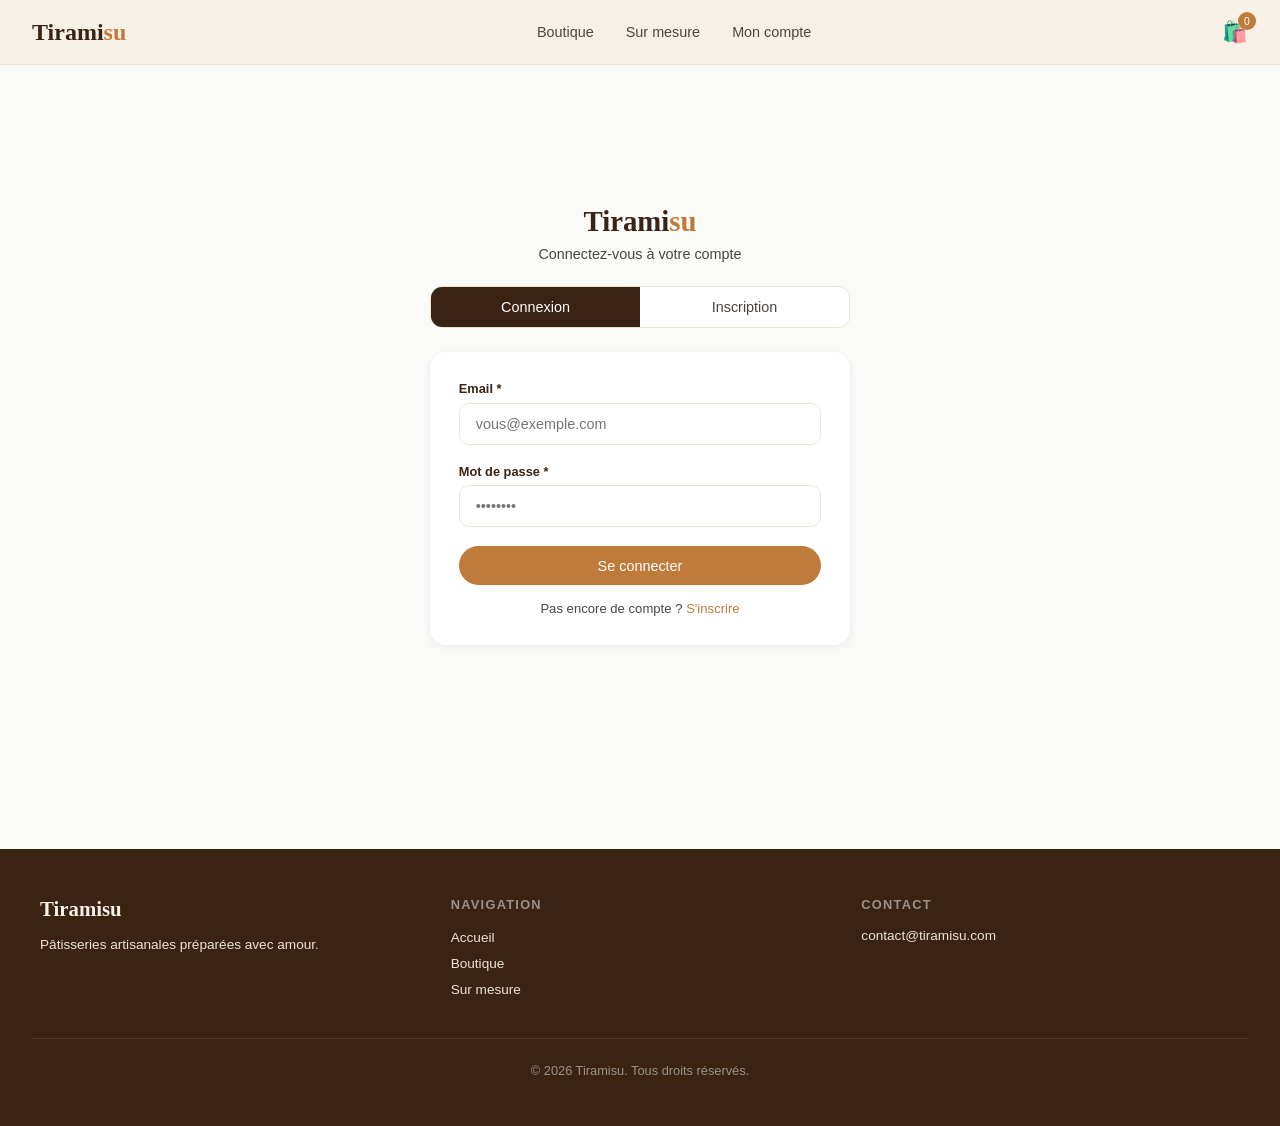
<file: connexion.html>
<!DOCTYPE html>
<html lang="fr">
<head>
  <meta charset="UTF-8" />
  <meta name="viewport" content="width=device-width, initial-scale=1.0"/>
  <title>Connexion — Tiramisu</title>
  <link rel="stylesheet" href="css/style.css" />
</head>
<body>

  <!-- ===== NAVBAR ===== -->
  <nav class="navbar">
    <a href="index.html" class="navbar-logo">Tirami<span>su</span></a>
    <ul class="navbar-links">
      <li><a href="boutique.html">Boutique</a></li>
      <li><a href="commande-custom.html">Sur mesure</a></li>
      <li><a href="mon-compte.html">Mon compte</a></li>
    </ul>
    <div class="navbar-actions">
      <a href="panier.html" class="panier-icon">
        🛍️ <span class="panier-count" id="panier-count">0</span>
      </a>
    </div>
  </nav>

  <!-- ===== CONTENU ===== -->
  <main style="min-height:80vh; display:flex; align-items:center; justify-content:center; padding:2rem;">
    <div style="width:100%; max-width:420px;">

      <!-- Logo -->
      <div class="text-center mb-3">
        <a href="index.html" class="navbar-logo" style="font-size:1.8rem;">
          Tirami<span>su</span>
        </a>
        <p style="color:var(--gris); font-size:0.9rem; margin-top:0.5rem;" id="sous-titre">
          Connectez-vous à votre compte
        </p>
      </div>

      <!-- Onglets -->
      <div style="display:flex; border:1.5px solid var(--creme-dark); border-radius:12px; overflow:hidden; margin-bottom:1.5rem;">
        <button class="onglet actif-onglet" id="onglet-login" onclick="afficherLogin()">
          Connexion
        </button>
        <button class="onglet" id="onglet-register" onclick="afficherRegister()">
          Inscription
        </button>
      </div>

      <!-- Formulaire Connexion -->
      <div id="form-login" class="card" style="padding:1.8rem;">
        <div class="form-group">
          <label>Email *</label>
          <input type="email" id="login-email" class="form-control"
            placeholder="vous@exemple.com" />
        </div>
        <div class="form-group">
          <label>Mot de passe *</label>
          <input type="password" id="login-password" class="form-control"
            placeholder="••••••••" />
        </div>
        <div id="login-erreur" style="color:var(--rouge); font-size:0.82rem; margin-bottom:1rem; display:none;"></div>
        <button class="btn btn-caramel" style="width:100%;" onclick="seConnecter()">
          Se connecter
        </button>
        <p style="text-align:center; margin-top:1rem; font-size:0.82rem; color:var(--gris);">
          Pas encore de compte ?
          <a href="#" onclick="afficherRegister()" style="color:var(--caramel);">S'inscrire</a>
        </p>
      </div>

      <!-- Formulaire Inscription -->
      <div id="form-register" class="card" style="padding:1.8rem; display:none;">
        <div style="display:grid; grid-template-columns:1fr 1fr; gap:1rem;">
          <div class="form-group">
            <label>Prénom *</label>
            <input type="text" id="reg-prenom" class="form-control" placeholder="Entrez votre Prenom" />
          </div>
          <div class="form-group">
            <label>Nom *</label>
            <input type="text" id="reg-nom" class="form-control" placeholder="Entrez votre Nom" />
          </div>
        </div>
        <div class="form-group">
          <label>Email *</label>
          <input type="email" id="reg-email" class="form-control"
            placeholder="vous@exemple.com" />
        </div>
        <div class="form-group">
          <label>Mot de passe *</label>
          <input type="password" id="reg-password" class="form-control"
            placeholder="Minimum 8 caractères" />
        </div>
        <div class="form-group">
          <label>Confirmer le mot de passe *</label>
          <input type="password" id="reg-confirm" class="form-control"
            placeholder="••••••••" />
        </div>
        <div id="reg-erreur" style="color:var(--rouge); font-size:0.82rem; margin-bottom:1rem; display:none;"></div>
        <div id="reg-succes" style="color:var(--vert); font-size:0.82rem; margin-bottom:1rem; display:none;"></div>
        <button class="btn btn-caramel" style="width:100%;" onclick="sInscrire()">
          Créer mon compte
        </button>
        <p style="text-align:center; margin-top:1rem; font-size:0.82rem; color:var(--gris);">
          Déjà un compte ?
          <a href="#" onclick="afficherLogin()" style="color:var(--caramel);">Se connecter</a>
        </p>
      </div>

    </div>
  </main>

  <!-- ===== FOOTER ===== -->
  <footer class="footer">
    <div class="footer-grid">
      <div>
        <h3 class="footer-title">Tiramisu</h3>
        <p style="color:var(--creme-dark); font-size:0.85rem;">
          Pâtisseries artisanales préparées avec amour.
        </p>
      </div>
      <div>
        <h4 style="margin-bottom:1rem; font-size:0.8rem; text-transform:uppercase; letter-spacing:0.1em; color:var(--gris-clair);">Navigation</h4>
        <ul class="footer-links">
          <li><a href="index.html">Accueil</a></li>
          <li><a href="boutique.html">Boutique</a></li>
          <li><a href="commande-custom.html">Sur mesure</a></li>
        </ul>
      </div>
      <div>
        <h4 style="margin-bottom:1rem; font-size:0.8rem; text-transform:uppercase; letter-spacing:0.1em; color:var(--gris-clair);">Contact</h4>
        <p style="color:var(--creme-dark); font-size:0.85rem;">contact@tiramisu.com</p>
      </div>
    </div>
    <div class="footer-bottom">
      © 2026 Tiramisu. Tous droits réservés.
    </div>
  </footer>

  <script src="js/api.js"></script>
  <script src="js/panier.js"></script>
  <script src="js/auth.js"></script>
  <script>
    // Basculer entre Login et Register
    function afficherLogin() {
      document.getElementById('form-login').style.display = 'block'
      document.getElementById('form-register').style.display = 'none'
      document.getElementById('onglet-login').classList.add('actif-onglet')
      document.getElementById('onglet-register').classList.remove('actif-onglet')
      document.getElementById('sous-titre').textContent = 'Connectez-vous à votre compte'
    }

    function afficherRegister() {
      document.getElementById('form-login').style.display = 'none'
      document.getElementById('form-register').style.display = 'block'
      document.getElementById('onglet-login').classList.remove('actif-onglet')
      document.getElementById('onglet-register').classList.add('actif-onglet')
      document.getElementById('sous-titre').textContent = 'Créez votre compte'
    }

    // Connexion
    async function seConnecter() {
      const email    = document.getElementById('login-email').value
      const password = document.getElementById('login-password').value
      const erreur   = document.getElementById('login-erreur')

      if (!email || !password) {
        erreur.textContent = 'Veuillez remplir tous les champs.'
        erreur.style.display = 'block'
        return
      }

      try {
        const res = await fetch(`${API_URL}/login`, {
          method: 'POST',
          headers: { 'Content-Type': 'application/json', 'Accept': 'application/json' },
          body: JSON.stringify({ email, password })
        })
        const data = await res.json()

        if (!res.ok) {
          erreur.textContent = data.message || 'Email ou mot de passe incorrect.'
          erreur.style.display = 'block'
          return
        }

        // Sauvegarder le token
        localStorage.setItem('token', data.token)
        localStorage.setItem('user', JSON.stringify(data.user))

        // Redirection
        if (data.user.role === 'admin') {
          window.location.href = 'admin/index.html'
        } else {
          window.location.href = 'index.html'
        }

      } catch (err) {
        erreur.textContent = 'Erreur de connexion. Réessayez.'
        erreur.style.display = 'block'
      }
    }

    // Inscription
    async function sInscrire() {
      const prenom   = document.getElementById('reg-prenom').value
      const nom      = document.getElementById('reg-nom').value
      const email    = document.getElementById('reg-email').value
      const password = document.getElementById('reg-password').value
      const confirm  = document.getElementById('reg-confirm').value
      const erreur   = document.getElementById('reg-erreur')
      const succes   = document.getElementById('reg-succes')

      erreur.style.display = 'none'
      succes.style.display = 'none'

      if (!prenom || !nom || !email || !password) {
        erreur.textContent = 'Veuillez remplir tous les champs.'
        erreur.style.display = 'block'
        return
      }

      if (password !== confirm) {
        erreur.textContent = 'Les mots de passe ne correspondent pas.'
        erreur.style.display = 'block'
        return
      }

      if (password.length < 8) {
        erreur.textContent = 'Le mot de passe doit faire au moins 8 caractères.'
        erreur.style.display = 'block'
        return
      }

      try {
        const res = await fetch(`${API_URL}/register`, {
          method: 'POST',
          headers: { 'Content-Type': 'application/json', 'Accept': 'application/json' },
          body: JSON.stringify({ prenom, nom, email, password, password_confirmation: confirm })
        })
        const data = await res.json()

        if (!res.ok) {
          erreur.textContent = data.message || 'Erreur lors de l\'inscription.'
          erreur.style.display = 'block'
          return
        }

        succes.textContent = 'Compte créé avec succès ! Connectez-vous.'
        succes.style.display = 'block'
        setTimeout(() => afficherLogin(), 2000)

      } catch (err) {
        erreur.textContent = 'Erreur. Réessayez.'
        erreur.style.display = 'block'
      }
    }
  </script>

</body>
</html>
</file>
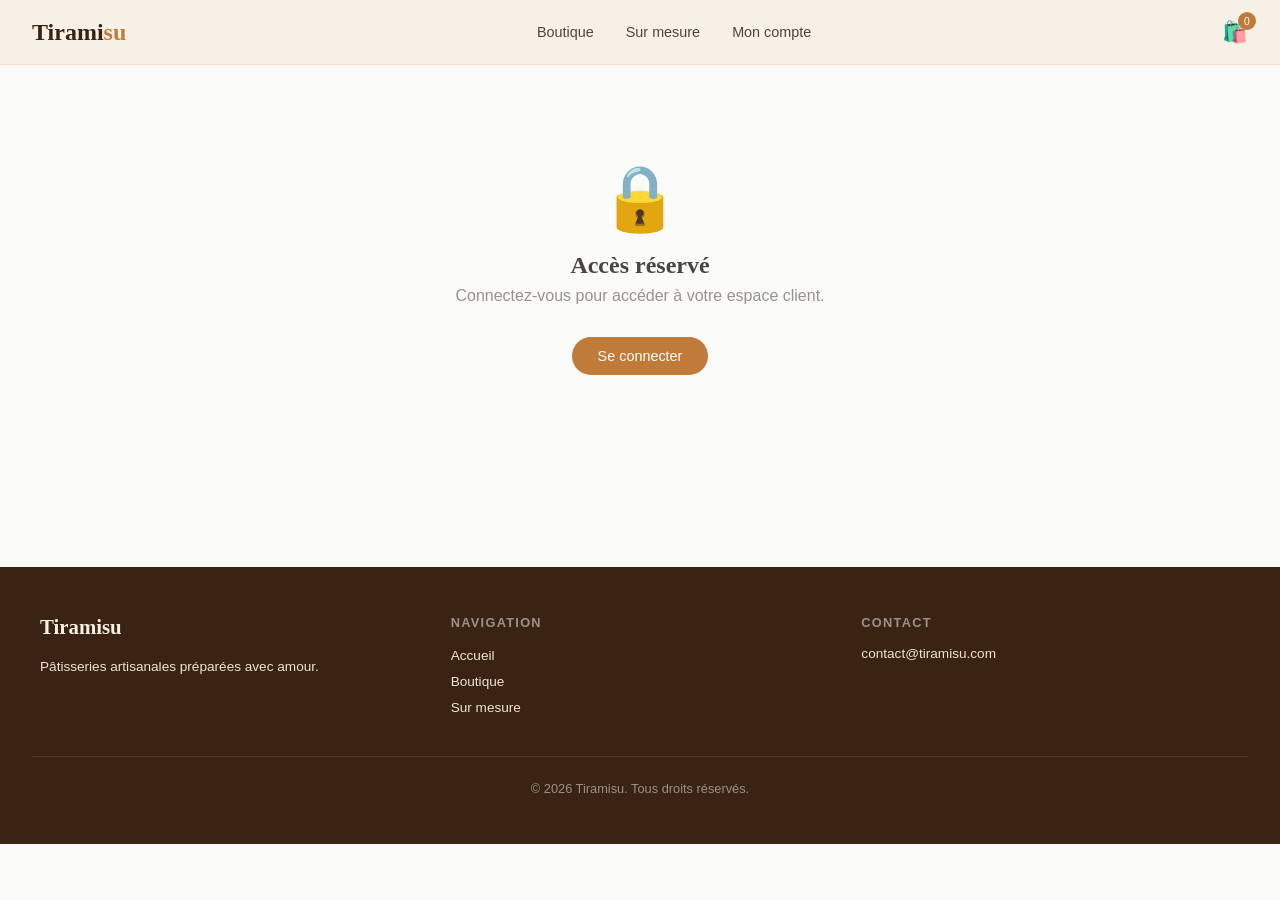
<file: mon-compte.html>
<!DOCTYPE html>
<html lang="fr">
<head>
  <meta charset="UTF-8" />
  <meta name="viewport" content="width=device-width, initial-scale=1.0"/>
  <title>Mon compte — Tiramisu</title>
  <link rel="stylesheet" href="css/style.css" />
</head>
<body>

  <!-- ===== NAVBAR ===== -->
  <nav class="navbar">
    <a href="index.html" class="navbar-logo">Tirami<span>su</span></a>
    <ul class="navbar-links">
      <li><a href="boutique.html">Boutique</a></li>
      <li><a href="commande-custom.html">Sur mesure</a></li>
      <li><a href="mon-compte.html">Mon compte</a></li>
    </ul>
    <div class="navbar-actions">
      <a href="panier.html" class="panier-icon">
        🛍️ <span class="panier-count" id="panier-count">0</span>
      </a>
      <button class="btn btn-outline" onclick="seDeconnecter()"
        id="btn-deconnexion" style="display:none;">
        Déconnexion
      </button>
    </div>
  </nav>

  <!-- ===== CONTENU ===== -->
  <main class="container" style="padding-top:2rem; padding-bottom:4rem;">

    <!-- Non connecté -->
    <div id="non-connecte" style="display:none; text-align:center; padding:4rem 0;">
      <p style="font-size:4rem;">🔒</p>
      <h2 style="font-family:Georgia,serif; color:var(--gris); margin:1rem 0 0.5rem;">
        Accès réservé
      </h2>
      <p style="color:var(--gris-clair); margin-bottom:2rem;">
        Connectez-vous pour accéder à votre espace client.
      </p>
      <a href="connexion.html" class="btn btn-caramel">Se connecter</a>
    </div>

    <!-- Connecté -->
    <div id="espace-client" style="display:none;">

      <!-- En-tête compte -->
      <div style="display:flex; align-items:center; gap:1.5rem; margin-bottom:2.5rem;">
        <div style="width:70px; height:70px; border-radius:50%;
                    background:var(--caramel); display:flex;
                    align-items:center; justify-content:center;
                    font-size:2rem; color:white; font-family:Georgia,serif;">
          <span id="user-initiale">?</span>
        </div>
        <div>
          <h1 style="font-family:Georgia,serif; font-size:2rem; color:var(--marron);">
            Bonjour, <span id="user-prenom"></span> 👋
          </h1>
          <p style="color:var(--gris); font-size:0.9rem;" id="user-email"></p>
        </div>
      </div>

      <!-- Onglets -->
      <div style="display:flex; gap:0; border-bottom:2px solid var(--creme-dark);
                  margin-bottom:2rem;">
        <button class="onglet-compte actif-compte" onclick="afficherOnglet('commandes')">
          Mes commandes
        </button>
        <button class="onglet-compte" onclick="afficherOnglet('customs')">
          Sur mesure
        </button>
        <button class="onglet-compte" onclick="afficherOnglet('profil')">
          Mon profil
        </button>
      </div>

      <!-- Onglet Commandes -->
      <div id="onglet-commandes">
        <div id="liste-commandes">
          <p style="color:var(--gris);">Chargement...</p>
        </div>
      </div>

      <!-- Onglet Sur mesure -->
      <div id="onglet-customs" style="display:none;">
        <div id="liste-customs">
          <p style="color:var(--gris);">Chargement...</p>
        </div>
      </div>

      <!-- Onglet Profil -->
      <div id="onglet-profil" style="display:none;">
        <div class="card" style="padding:2rem; max-width:500px;">
          <h2 style="font-family:Georgia,serif; font-size:1.3rem;
                     color:var(--marron); margin-bottom:1.5rem;">
            Mes informations
          </h2>
          <div class="form-group">
            <label>Prénom</label>
            <input type="text" id="profil-prenom" class="form-control"/>
          </div>
          <div class="form-group">
            <label>Nom</label>
            <input type="text" id="profil-nom" class="form-control"/>
          </div>
          <div class="form-group">
            <label>Email</label>
            <input type="email" id="profil-email" class="form-control"/>
          </div>
          <div id="profil-succes"
            style="color:var(--vert); font-size:0.85rem;
                   margin-bottom:1rem; display:none;">
            ✅ Profil mis à jour !
          </div>
          <button class="btn btn-caramel" onclick="mettreAJourProfil()">
            Sauvegarder
          </button>
        </div>
      </div>

    </div>
  </main>

  <!-- ===== FOOTER ===== -->
  <footer class="footer">
    <div class="footer-grid">
      <div>
        <h3 class="footer-title">Tiramisu</h3>
        <p style="color:var(--creme-dark); font-size:0.85rem; line-height:1.7;">
          Pâtisseries artisanales préparées avec amour.
        </p>
      </div>
      <div>
        <h4 style="margin-bottom:1rem; font-size:0.8rem; text-transform:uppercase;
                   letter-spacing:0.1em; color:var(--gris-clair);">Navigation</h4>
        <ul class="footer-links">
          <li><a href="index.html">Accueil</a></li>
          <li><a href="boutique.html">Boutique</a></li>
          <li><a href="commande-custom.html">Sur mesure</a></li>
        </ul>
      </div>
      <div>
        <h4 style="margin-bottom:1rem; font-size:0.8rem; text-transform:uppercase;
                   letter-spacing:0.1em; color:var(--gris-clair);">Contact</h4>
        <p style="color:var(--creme-dark); font-size:0.85rem;">
          contact@tiramisu.com
        </p>
      </div>
    </div>
    <div class="footer-bottom">
      © 2026 Tiramisu. Tous droits réservés.
    </div>
  </footer>

  <script src="js/api.js"></script>
  <script src="js/auth.js"></script>
  <script src="js/panier.js"></script>
  <script>
    const STATUT = {
      en_attente: { label: 'En attente',      color: '#f59e0b' },
      confirmee:  { label: 'Confirmée',       color: '#3b82f6' },
      en_cours:   { label: 'En préparation',  color: '#8b5cf6' },
      livree:     { label: 'Livrée',          color: '#10b981' },
      annulee:    { label: 'Annulée',         color: '#ef4444' },
    }

    // Vérifier si connecté
    function verifierConnexion() {
      const user  = JSON.parse(localStorage.getItem('user') || 'null')
      const token = localStorage.getItem('token')

      if (!user || !token) {
        document.getElementById('non-connecte').style.display  = 'block'
        document.getElementById('espace-client').style.display = 'none'
        return
      }

      document.getElementById('non-connecte').style.display  = 'none'
      document.getElementById('espace-client').style.display = 'block'
      document.getElementById('btn-deconnexion').style.display = 'block'

      // Afficher infos user
      document.getElementById('user-prenom').textContent  = user.prenom
      document.getElementById('user-email').textContent   = user.email
      document.getElementById('user-initiale').textContent = user.prenom[0].toUpperCase()

      // Pré-remplir profil
      document.getElementById('profil-prenom').value = user.prenom
      document.getElementById('profil-nom').value    = user.nom
      document.getElementById('profil-email').value  = user.email

      // Charger commandes
      chargerCommandes()
    }

    // Changer onglet
    function afficherOnglet(nom) {
      ['commandes', 'customs', 'profil'].forEach(o => {
        document.getElementById(`onglet-${o}`).style.display = 'none'
      })
      document.getElementById(`onglet-${nom}`).style.display = 'block'

      document.querySelectorAll('.onglet-compte').forEach(b => {
        b.classList.remove('actif-compte')
      })
      event.target.classList.add('actif-compte')

      if (nom === 'customs') chargerCommandesCustom()
    }

    // Charger mes commandes
    async function chargerCommandes() {
      const token = localStorage.getItem('token')
      try {
        const res  = await fetch(`${API_URL}/commandes/mes-commandes`, {
          headers: {
            'Accept':        'application/json',
            'Authorization': `Bearer ${token}`
          }
        })
        const data = await res.json()
        const commandes = data.data || []

        if (commandes.length === 0) {
          document.getElementById('liste-commandes').innerHTML = `
            <div style="text-align:center; padding:3rem 0;">
              <p style="font-size:3rem;">📦</p>
              <p style="font-family:Georgia,serif; color:var(--gris);
                        font-size:1.2rem; margin:1rem 0 0.5rem;">
                Aucune commande
              </p>
              <a href="boutique.html" class="btn btn-caramel"
                style="display:inline-block; margin-top:1rem;">
                Voir la boutique
              </a>
            </div>`
          return
        }

        document.getElementById('liste-commandes').innerHTML =
          commandes.map(cmd => `
            <div class="card" style="padding:1.2rem; margin-bottom:1rem;">
              <div style="display:flex; justify-content:space-between;
                          align-items:center; margin-bottom:0.8rem;">
                <div>
                  <span style="font-size:0.75rem; color:var(--gris-clair);">
                    Commande #${cmd.id}
                  </span>
                  <p style="font-weight:600; color:var(--marron); font-size:0.9rem;">
                    ${new Date(cmd.created_at).toLocaleDateString('fr-FR', {
                      day:'numeric', month:'long', year:'numeric'
                    })}
                  </p>
                </div>
                <span style="background:${STATUT[cmd.statut]?.color || '#888'}22;
                             color:${STATUT[cmd.statut]?.color || '#888'};
                             padding:0.3rem 0.8rem; border-radius:50px;
                             font-size:0.78rem; font-weight:600;">
                  ${STATUT[cmd.statut]?.label || cmd.statut}
                </span>
              </div>
              <div style="border-top:1px solid var(--creme-dark); padding-top:0.8rem;">
                ${cmd.lignes?.map(l => `
                  <div style="display:flex; justify-content:space-between;
                              font-size:0.85rem; color:var(--gris); margin-bottom:0.3rem;">
                    <span>${l.produit?.nom || 'Produit'} × ${l.quantite}</span>
                    <span>${(l.prix_unitaire * l.quantite).toLocaleString('fr-FR', {maximumFractionDigits: 0})} FCFA</span>
                  </div>
                `).join('') || ''}
                <div style="display:flex; justify-content:space-between;
                            font-weight:700; color:var(--marron);
                            margin-top:0.5rem; padding-top:0.5rem;
                            border-top:1px solid var(--creme-dark);">
                  <span>Total</span>
                  <span>${parseFloat(cmd.total).toLocaleString('fr-FR', {maximumFractionDigits: 0})} FCFA</span>
                </div>
              </div>
            </div>
          `).join('')

      } catch(err) {
        document.getElementById('liste-commandes').innerHTML =
          '<p style="color:var(--rouge);">Erreur de chargement.</p>'
      }
    }

    // Charger commandes custom
    async function chargerCommandesCustom() {
      const token = localStorage.getItem('token')
      try {
        const res  = await fetch(`${API_URL}/commandes-custom/mes-demandes`, {
          headers: {
            'Accept':        'application/json',
            'Authorization': `Bearer ${token}`
          }
        })
        const data    = await res.json()
        const customs = data.data || []

        if (customs.length === 0) {
          document.getElementById('liste-customs').innerHTML = `
            <div style="text-align:center; padding:3rem 0;">
              <p style="font-size:3rem;">🎂</p>
              <p style="font-family:Georgia,serif; color:var(--gris);
                        font-size:1.2rem; margin:1rem 0 0.5rem;">
                Aucune demande sur mesure
              </p>
              <a href="commande-custom.html" class="btn btn-caramel"
                style="display:inline-block; margin-top:1rem;">
                Faire une demande
              </a>
            </div>`
          return
        }

        document.getElementById('liste-customs').innerHTML =
          customs.map(c => `
            <div class="card" style="padding:1.2rem; margin-bottom:1rem;">
              <div style="display:flex; justify-content:space-between;
                          margin-bottom:0.8rem;">
                <span style="font-size:0.75rem; color:var(--gris-clair);">
                  Demande #${c.id} —
                  ${new Date(c.created_at).toLocaleDateString('fr-FR')}
                </span>
              </div>
              <div style="display:grid; grid-template-columns:repeat(2,1fr);
                          gap:0.5rem;">
                ${c.type_patisserie ? `
                  <div>
                    <p style="font-size:0.72rem; color:var(--gris-clair);">Type</p>
                    <p style="font-size:0.88rem; color:var(--marron);">
                      ${c.type_patisserie}
                    </p>
                  </div>` : ''}
                ${c.parfum ? `
                  <div>
                    <p style="font-size:0.72rem; color:var(--gris-clair);">Parfum</p>
                    <p style="font-size:0.88rem; color:var(--marron);">${c.parfum}</p>
                  </div>` : ''}
                ${c.taille ? `
                  <div>
                    <p style="font-size:0.72rem; color:var(--gris-clair);">Taille</p>
                    <p style="font-size:0.88rem; color:var(--marron);">
                      ${c.taille} parts
                    </p>
                  </div>` : ''}
                ${c.date_livraison ? `
                  <div>
                    <p style="font-size:0.72rem; color:var(--gris-clair);">Livraison</p>
                    <p style="font-size:0.88rem; color:var(--marron);">
                      ${c.date_livraison}
                    </p>
                  </div>` : ''}
              </div>
              ${c.details ? `
                <p style="margin-top:0.8rem; font-size:0.82rem;
                           color:var(--gris); background:var(--creme);
                           padding:0.6rem; border-radius:8px;">
                  ${c.details}
                </p>` : ''}
            </div>
          `).join('')

      } catch(err) {
        document.getElementById('liste-customs').innerHTML =
          '<p style="color:var(--rouge);">Erreur de chargement.</p>'
      }
    }

    // Mettre à jour profil
    async function mettreAJourProfil() {
      const token = localStorage.getItem('token')
      const prenom = document.getElementById('profil-prenom').value
      const nom    = document.getElementById('profil-nom').value
      const email  = document.getElementById('profil-email').value

      try {
        const res = await fetch(`${API_URL}/profil`, {
          method: 'PUT',
          headers: {
            'Content-Type':  'application/json',
            'Accept':        'application/json',
            'Authorization': `Bearer ${token}`
          },
          body: JSON.stringify({ prenom, nom, email })
        })
        const data = await res.json()
        localStorage.setItem('user', JSON.stringify(data.data))
        document.getElementById('profil-succes').style.display = 'block'
        setTimeout(() => {
          document.getElementById('profil-succes').style.display = 'none'
        }, 3000)
      } catch {
        alert('Erreur lors de la mise à jour.')
      }
    }

    // Déconnexion
    function seDeconnecter() {
      localStorage.removeItem('token')
      localStorage.removeItem('user')
      window.location.href = 'index.html'
    }

    verifierConnexion()
    mettreAJourCompteur()
  </script>

</body>
</html>
</file>
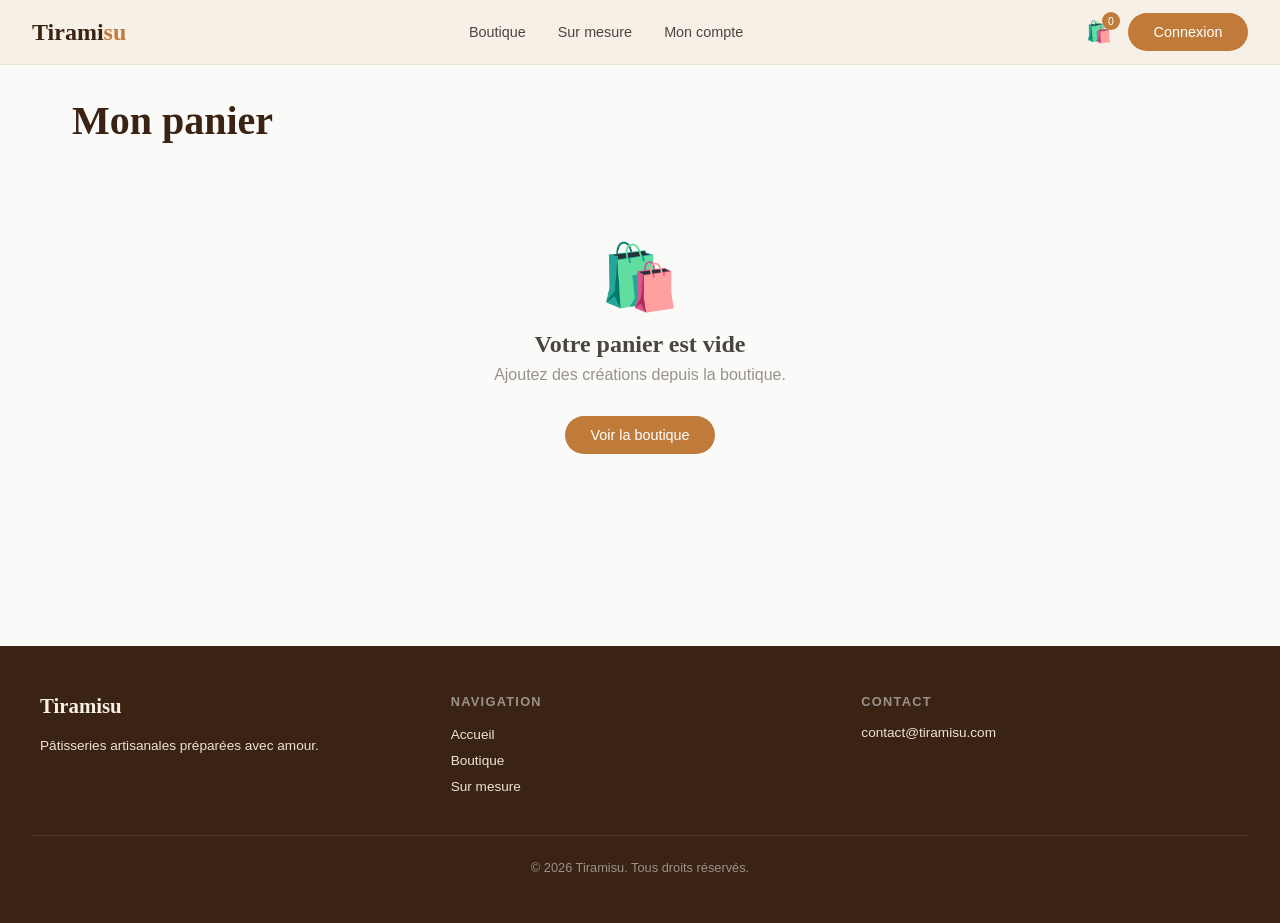
<file: panier.html>
<!DOCTYPE html>
<html lang="fr">
<head>
  <meta charset="UTF-8" />
  <meta name="viewport" content="width=device-width, initial-scale=1.0"/>
  <title>Panier — Tiramisu</title>
  <link rel="stylesheet" href="css/style.css" />
</head>
<body>

  <!-- ===== NAVBAR ===== -->
  <nav class="navbar">
    <a href="index.html" class="navbar-logo">Tirami<span>su</span></a>
    <ul class="navbar-links">
      <li><a href="boutique.html">Boutique</a></li>
      <li><a href="commande-custom.html">Sur mesure</a></li>
      <li><a href="mon-compte.html">Mon compte</a></li>
    </ul>
    <div class="navbar-actions">
      <a href="panier.html" class="panier-icon">
        🛍️ <span class="panier-count" id="panier-count">0</span>
      </a>
      <a href="connexion.html" class="btn btn-caramel" id="btn-connexion">
        Connexion
      </a>
    </div>
  </nav>

  <!-- ===== CONTENU ===== -->
  <main class="container" style="padding-top:2rem; padding-bottom:4rem;">

    <h1 style="font-family:Georgia,serif; font-size:2.5rem; color:var(--marron); margin-bottom:2rem;">
      Mon panier
    </h1>

    <!-- Panier vide -->
    <div id="panier-vide" style="display:none; text-align:center; padding:4rem 0;">
      <p style="font-size:4rem;">🛍️</p>
      <h2 style="font-family:Georgia,serif; color:var(--gris); margin:1rem 0 0.5rem;">
        Votre panier est vide
      </h2>
      <p style="color:var(--gris-clair); margin-bottom:2rem;">
        Ajoutez des créations depuis la boutique.
      </p>
      <a href="boutique.html" class="btn btn-caramel">Voir la boutique</a>
    </div>

    <!-- Panier rempli -->
    <div id="panier-contenu" style="display:none;">
      <div style="display:grid; grid-template-columns:1fr 340px; gap:2rem; align-items:start;">

        <!-- Articles -->
        <div>
          <div id="liste-articles"></div>
          <button onclick="viderPanier()"
            style="margin-top:1rem; background:none; border:none; color:var(--gris-clair);
                   font-size:0.82rem; cursor:pointer; text-decoration:underline;">
            Vider le panier
          </button>
        </div>

        <!-- Résumé -->
        <div class="card" style="padding:1.5rem; position:sticky; top:80px;">
          <h2 style="font-family:Georgia,serif; font-size:1.3rem; color:var(--marron); margin-bottom:1.2rem;">
            Résumé
          </h2>
          <div id="resume-lignes" style="margin-bottom:1rem;"></div>
          <div style="border-top:1.5px solid var(--creme-dark); padding-top:1rem;
                      display:flex; justify-content:space-between; font-weight:600;
                      color:var(--marron); margin-bottom:1.5rem;">
            <span>Total</span>
            <span id="total-prix">0FCFA</span>
          </div>
          <button class="btn btn-caramel" style="width:100%;"
            onclick="window.location.href='checkout.html'">
            Passer la commande
          </button>
          <a href="boutique.html"
            style="display:block; text-align:center; margin-top:1rem;
                   font-size:0.82rem; color:var(--caramel);">
            ← Continuer mes achats
          </a>
        </div>

      </div>
    </div>

  </main>

  <!-- ===== FOOTER ===== -->
  <footer class="footer">
    <div class="footer-grid">
      <div>
        <h3 class="footer-title">Tiramisu</h3>
        <p style="color:var(--creme-dark); font-size:0.85rem; line-height:1.7;">
          Pâtisseries artisanales préparées avec amour.
        </p>
      </div>
      <div>
        <h4 style="margin-bottom:1rem; font-size:0.8rem; text-transform:uppercase;
                   letter-spacing:0.1em; color:var(--gris-clair);">Navigation</h4>
        <ul class="footer-links">
          <li><a href="index.html">Accueil</a></li>
          <li><a href="boutique.html">Boutique</a></li>
          <li><a href="commande-custom.html">Sur mesure</a></li>
        </ul>
      </div>
      <div>
        <h4 style="margin-bottom:1rem; font-size:0.8rem; text-transform:uppercase;
                   letter-spacing:0.1em; color:var(--gris-clair);">Contact</h4>
        <p style="color:var(--creme-dark); font-size:0.85rem;">contact@tiramisu.com</p>
      </div>
    </div>
    <div class="footer-bottom">
      © 2026 Tiramisu. Tous droits réservés.
    </div>
  </footer>

  <script src="js/api.js"></script>
  <script src="js/auth.js"></script>
  <script src="js/panier.js"></script>
  <script>
    // Afficher le panier au chargement
    function afficherPanier() {
      const panier = getPanier()
      const vide   = document.getElementById('panier-vide')
      const contenu = document.getElementById('panier-contenu')

      if (panier.length === 0) {
        vide.style.display = 'block'
        contenu.style.display = 'none'
        return
      }

      vide.style.display = 'none'
      contenu.style.display = 'block'

      // Liste articles
      document.getElementById('liste-articles').innerHTML = panier.map(item => `
        <div class="card" style="display:flex; gap:1rem; padding:1rem; margin-bottom:1rem; align-items:center;">
          <div style="width:80px; height:80px; border-radius:12px; overflow:hidden;
                      background:var(--creme); flex-shrink:0; display:flex;
                      align-items:center; justify-content:center; font-size:2rem;">
            ${item.image ? `<img src="${item.image}" style="width:100%; height:100%; object-fit:cover;"/>` : '🎂'}
          </div>
          <div style="flex:1;">
            <h3 style="font-family:Georgia,serif; font-size:1rem; color:var(--marron);">${item.nom}</h3>
            <p style="color:var(--caramel); font-size:0.85rem;">${parseFloat(item.prix).toLocaleString('fr-FR', {maximumFractionDigits: 0})} FCFA</p>
            <div style="display:flex; align-items:center; gap:0.8rem; margin-top:0.5rem;">
              <button onclick="changerQty(${item.id}, ${item.qty - 1})"
                style="width:28px; height:28px; border-radius:50%; border:1.5px solid var(--creme-dark);
                       background:white; cursor:pointer; font-size:1rem; display:flex;
                       align-items:center; justify-content:center;">−</button>
              <span style="font-size:0.9rem; min-width:20px; text-align:center;">${item.qty}</span>
              <button onclick="changerQty(${item.id}, ${item.qty + 1})"
                style="width:28px; height:28px; border-radius:50%; border:1.5px solid var(--creme-dark);
                       background:white; cursor:pointer; font-size:1rem; display:flex;
                       align-items:center; justify-content:center;">+</button>
            </div>
          </div>
          <div style="display:flex; flex-direction:column; align-items:flex-end; gap:1rem;">
            <button onclick="supprimerDuPanier(${item.id})"
              style="background:none; border:none; cursor:pointer; color:var(--gris-clair);
                     font-size:1.1rem;">🗑️</button>
            <span style="font-weight:600; color:var(--marron);">
              ${(item.prix * item.qty).toLocaleString('fr-FR', {maximumFractionDigits: 0})} FCFA
            </span>
          </div>
        </div>
      `).join('')

      // Résumé
      document.getElementById('resume-lignes').innerHTML = panier.map(i => `
        <div style="display:flex; justify-content:space-between; font-size:0.85rem;
                    color:var(--gris); margin-bottom:0.5rem;">
          <span>${i.nom} × ${i.qty}</span>
          <span>${(i.prix * i.qty).toLocaleString('fr-FR', {maximumFractionDigits: 0})} FCFA</span>
        </div>
      `).join('')

      // Total
      const total = panier.reduce((s, i) => s + i.prix * i.qty, 0)
      document.getElementById('total-prix').textContent =
        total.toLocaleString('fr-FR', {maximumFractionDigits: 0}) + ' FCFA'
    }

    function changerQty(id, nouvelleQty) {
      if (nouvelleQty < 1) {
        supprimerDuPanier(id)
        return
      }
      mettreAJourQty(id, nouvelleQty)
      afficherPanier()
      mettreAJourCompteur()
    }

    function viderPanier() {
      if (confirm('Vider le panier ?')) {
        localStorage.removeItem('panier')
        afficherPanier()
        mettreAJourCompteur()
      }
    }

    // Lancer
    afficherPanier()
    mettreAJourCompteur()
  </script>

</body>
</html>
</file>
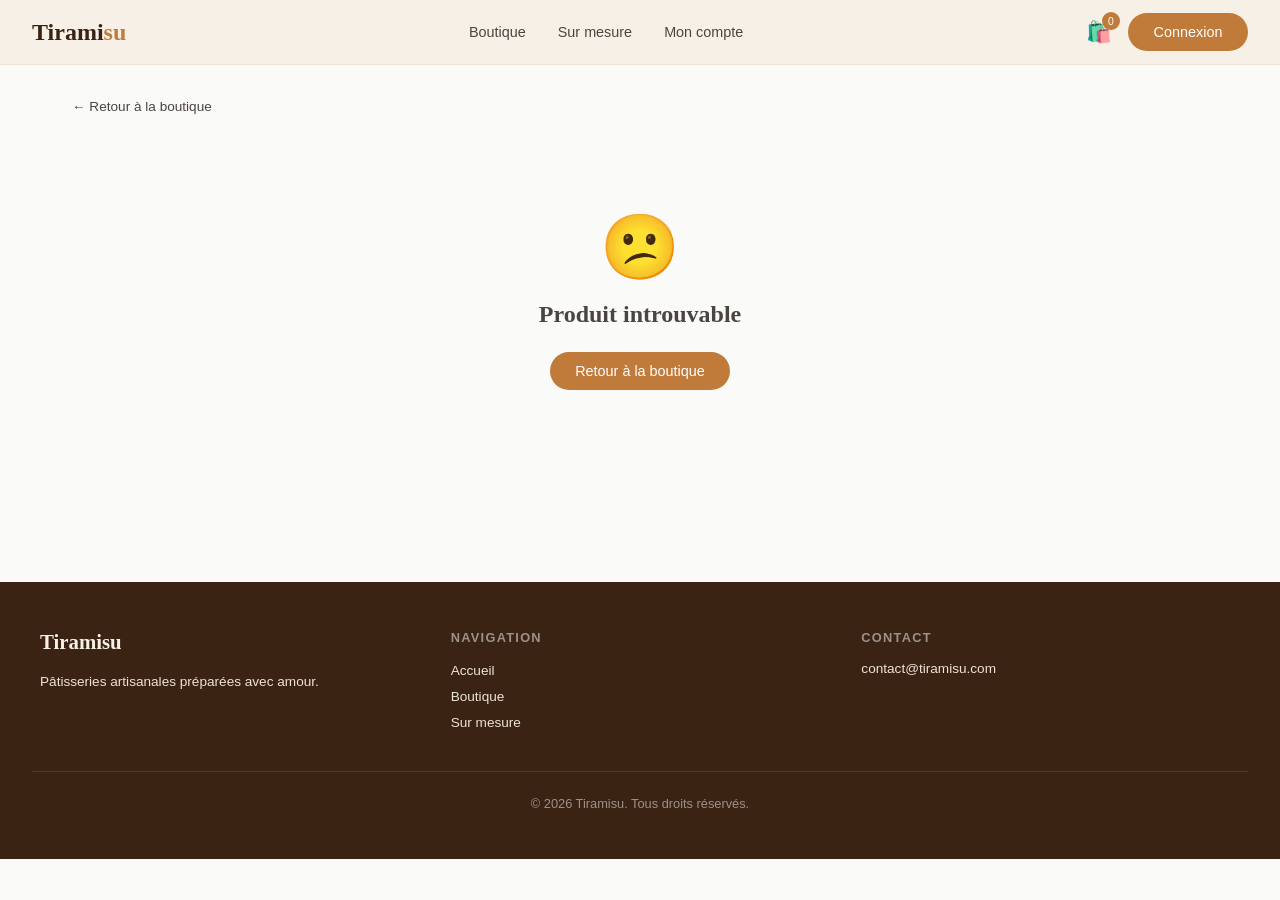
<file: produit.html>
<!DOCTYPE html>
<html lang="fr">
<head>
  <meta charset="UTF-8" />
  <meta name="viewport" content="width=device-width, initial-scale=1.0"/>
  <title>Produit — Tiramisu</title>
  <link rel="stylesheet" href="css/style.css" />
</head>
<body>

  <!-- ===== NAVBAR ===== -->
  <nav class="navbar">
    <a href="index.html" class="navbar-logo">Tirami<span>su</span></a>
    <ul class="navbar-links">
      <li><a href="boutique.html">Boutique</a></li>
      <li><a href="commande-custom.html">Sur mesure</a></li>
      <li><a href="mon-compte.html">Mon compte</a></li>
    </ul>
    <div class="navbar-actions">
      <a href="panier.html" class="panier-icon">
        🛍️ <span class="panier-count" id="panier-count">0</span>
      </a>
      <a href="connexion.html" class="btn btn-caramel" id="btn-connexion">
        Connexion
      </a>
    </div>
  </nav>

  <!-- ===== CONTENU ===== -->
  <main class="container" style="padding-top:2rem; padding-bottom:4rem;">

    <!-- Retour -->
    <a href="boutique.html"
      style="display:inline-flex; align-items:center; gap:0.4rem;
             color:var(--gris); font-size:0.85rem; margin-bottom:2rem;
             text-decoration:none;">
      ← Retour à la boutique
    </a>

    <!-- Chargement -->
    <div id="produit-loading">
      <div style="display:grid; grid-template-columns:1fr 1fr; gap:3rem;">
        <div style="aspect-ratio:1; background:var(--creme);
                    border-radius:20px; animation:skeleton-loading 1.5s infinite;">
        </div>
        <div style="padding-top:1rem;">
          <div style="height:16px; background:var(--creme); border-radius:8px;
                      width:30%; margin-bottom:1rem;
                      animation:skeleton-loading 1.5s infinite;"></div>
          <div style="height:40px; background:var(--creme); border-radius:8px;
                      width:80%; margin-bottom:1rem;
                      animation:skeleton-loading 1.5s infinite;"></div>
          <div style="height:80px; background:var(--creme); border-radius:8px;
                      animation:skeleton-loading 1.5s infinite;"></div>
        </div>
      </div>
    </div>

    <!-- Produit -->
    <div id="produit-contenu" style="display:none;">
      <div style="display:grid; grid-template-columns:1fr 1fr;
                  gap:3rem; align-items:start;">

        <!-- Image -->
        <div id="produit-image-box"
          style="aspect-ratio:1; border-radius:20px; overflow:hidden;
                 background:var(--creme); display:flex;
                 align-items:center; justify-content:center; font-size:6rem;">
        </div>

        <!-- Infos -->
        <div style="padding-top:1rem;">
          <p id="produit-categorie"
            style="font-size:0.75rem; color:var(--caramel);
                   text-transform:uppercase; letter-spacing:0.15em;
                   margin-bottom:0.5rem;">
          </p>
          <h1 id="produit-nom"
            style="font-family:Georgia,serif; font-size:2.5rem;
                   color:var(--marron); line-height:1.2; margin-bottom:1rem;">
          </h1>
          <p id="produit-description"
            style="color:var(--gris); line-height:1.8;
                   margin-bottom:1.5rem; font-size:0.95rem;">
          </p>
          <p id="produit-prix"
            style="font-size:2.2rem; font-weight:700;
                   color:var(--marron); margin-bottom:2rem;">
          </p>

          <!-- Stock dispo -->
          <div id="produit-dispo" style="display:none; margin-bottom:2rem;">

            <!-- Quantité -->
            <div style="display:flex; align-items:center; gap:1rem; margin-bottom:1.5rem;">
              <span style="font-size:0.85rem; color:var(--gris);">Quantité</span>
              <div style="display:flex; align-items:center; gap:0.8rem;
                          border:1.5px solid var(--creme-dark); border-radius:50px;
                          padding:0.4rem 1rem;">
                <button onclick="changerQtyDetail(-1)"
                  style="background:none; border:none; cursor:pointer;
                         color:var(--gris); font-size:1.1rem; line-height:1;">
                  −
                </button>
                <span id="qty-detail"
                  style="font-size:0.95rem; min-width:24px; text-align:center;">
                  1
                </span>
                <button onclick="changerQtyDetail(1)"
                  style="background:none; border:none; cursor:pointer;
                         color:var(--gris); font-size:1.1rem; line-height:1;">
                  +
                </button>
              </div>
              <span id="stock-dispo"
                style="font-size:0.8rem; color:var(--gris-clair);">
              </span>
            </div>

            <button id="btn-ajouter" class="btn btn-caramel"
              style="width:100%; font-size:1rem; padding:1rem;"
              onclick="ajouterDepuisDetail()">
              🛍️ Ajouter au panier
            </button>

          </div>

          <!-- Épuisé -->
          <div id="produit-epuise" style="display:none;">
            <div style="background:var(--creme); border-radius:12px;
                        padding:1.2rem; text-align:center; margin-bottom:1rem;">
              <p style="color:var(--gris); font-size:0.9rem;">
                Ce produit est épuisé pour le moment.
              </p>
            </div>
            <a href="commande-custom.html" class="btn btn-outline"
              style="display:block; text-align:center;">
              Commander sur mesure →
            </a>
          </div>

        </div>
      </div>
    </div>

    <!-- Produit introuvable -->
    <div id="produit-erreur" style="display:none; text-align:center; padding:4rem 0;">
      <p style="font-size:4rem;">😕</p>
      <h2 style="font-family:Georgia,serif; color:var(--gris); margin:1rem 0 0.5rem;">
        Produit introuvable
      </h2>
      <a href="boutique.html" class="btn btn-caramel"
        style="display:inline-block; margin-top:1rem;">
        Retour à la boutique
      </a>
    </div>

  </main>

  <!-- ===== FOOTER ===== -->
  <footer class="footer">
    <div class="footer-grid">
      <div>
        <h3 class="footer-title">Tiramisu</h3>
        <p style="color:var(--creme-dark); font-size:0.85rem; line-height:1.7;">
          Pâtisseries artisanales préparées avec amour.
        </p>
      </div>
      <div>
        <h4 style="margin-bottom:1rem; font-size:0.8rem; text-transform:uppercase;
                   letter-spacing:0.1em; color:var(--gris-clair);">Navigation</h4>
        <ul class="footer-links">
          <li><a href="index.html">Accueil</a></li>
          <li><a href="boutique.html">Boutique</a></li>
          <li><a href="commande-custom.html">Sur mesure</a></li>
        </ul>
      </div>
      <div>
        <h4 style="margin-bottom:1rem; font-size:0.8rem; text-transform:uppercase;
                   letter-spacing:0.1em; color:var(--gris-clair);">Contact</h4>
        <p style="color:var(--creme-dark); font-size:0.85rem;">
          contact@tiramisu.com
        </p>
      </div>
    </div>
    <div class="footer-bottom">
      © 2026 Tiramisu. Tous droits réservés.
    </div>
  </footer>

  <script src="js/api.js"></script>
  <script src="js/auth.js"></script>
  <script src="js/panier.js"></script>
  <script>
    let produitActuel = null
    let qtyDetail     = 1

    // Récupérer l'ID depuis l'URL
    function getIdDepuisUrl() {
      const params = new URLSearchParams(window.location.search)
      return params.get('id')
    }

    // Charger le produit
    async function chargerProduit() {
      const id = getIdDepuisUrl()

      if (!id) {
        document.getElementById('produit-loading').style.display = 'none'
        document.getElementById('produit-erreur').style.display  = 'block'
        return
      }

      try {
        const res  = await fetch(`${API_URL}/produits/${id}`)
        const data = await res.json()

        if (!res.ok || !data.data) {
          document.getElementById('produit-loading').style.display = 'none'
          document.getElementById('produit-erreur').style.display  = 'block'
          return
        }

        produitActuel = data.data
        afficherProduit(produitActuel)

      } catch(err) {
        document.getElementById('produit-loading').style.display = 'none'
        document.getElementById('produit-erreur').style.display  = 'block'
      }
    }

    // Afficher le produit
    function afficherProduit(p) {
      document.title = `${p.nom} — Tiramisu`

      // Image
      const imgBox = document.getElementById('produit-image-box')
      imgBox.innerHTML = p.image
        ? `<img src="${p.image}" alt="${p.nom}"
               style="width:100%; height:100%; object-fit:cover;"/>`
        : '🎂'

      // Infos
      document.getElementById('produit-categorie').textContent =
        p.categorie?.nom || ''
      document.getElementById('produit-nom').textContent  = p.nom
      document.getElementById('produit-description').textContent =
        p.description || ''
      document.getElementById('produit-prix').textContent =
        parseFloat(p.prix).toLocaleString('fr-FR', {maximumFractionDigits: 0}) + ' FCFA'

      // Stock
      if (p.stock > 0) {
        document.getElementById('produit-dispo').style.display  = 'block'
        document.getElementById('produit-epuise').style.display = 'none'
        document.getElementById('stock-dispo').textContent =
          `${p.stock} disponible(s)`
      } else {
        document.getElementById('produit-dispo').style.display  = 'none'
        document.getElementById('produit-epuise').style.display = 'block'
      }

      // Afficher
      document.getElementById('produit-loading').style.display  = 'none'
      document.getElementById('produit-contenu').style.display  = 'block'
    }

    // Changer quantité
    function changerQtyDetail(delta) {
      if (!produitActuel) return
      qtyDetail = Math.max(1, Math.min(produitActuel.stock, qtyDetail + delta))
      document.getElementById('qty-detail').textContent = qtyDetail
    }

    // Ajouter au panier depuis la fiche
    function ajouterDepuisDetail() {
      if (!produitActuel) return
      ajouterAuPanier(produitActuel, qtyDetail)
    }

    chargerProduit()
    mettreAJourCompteur()
  </script>

</body>
</html>
</file>
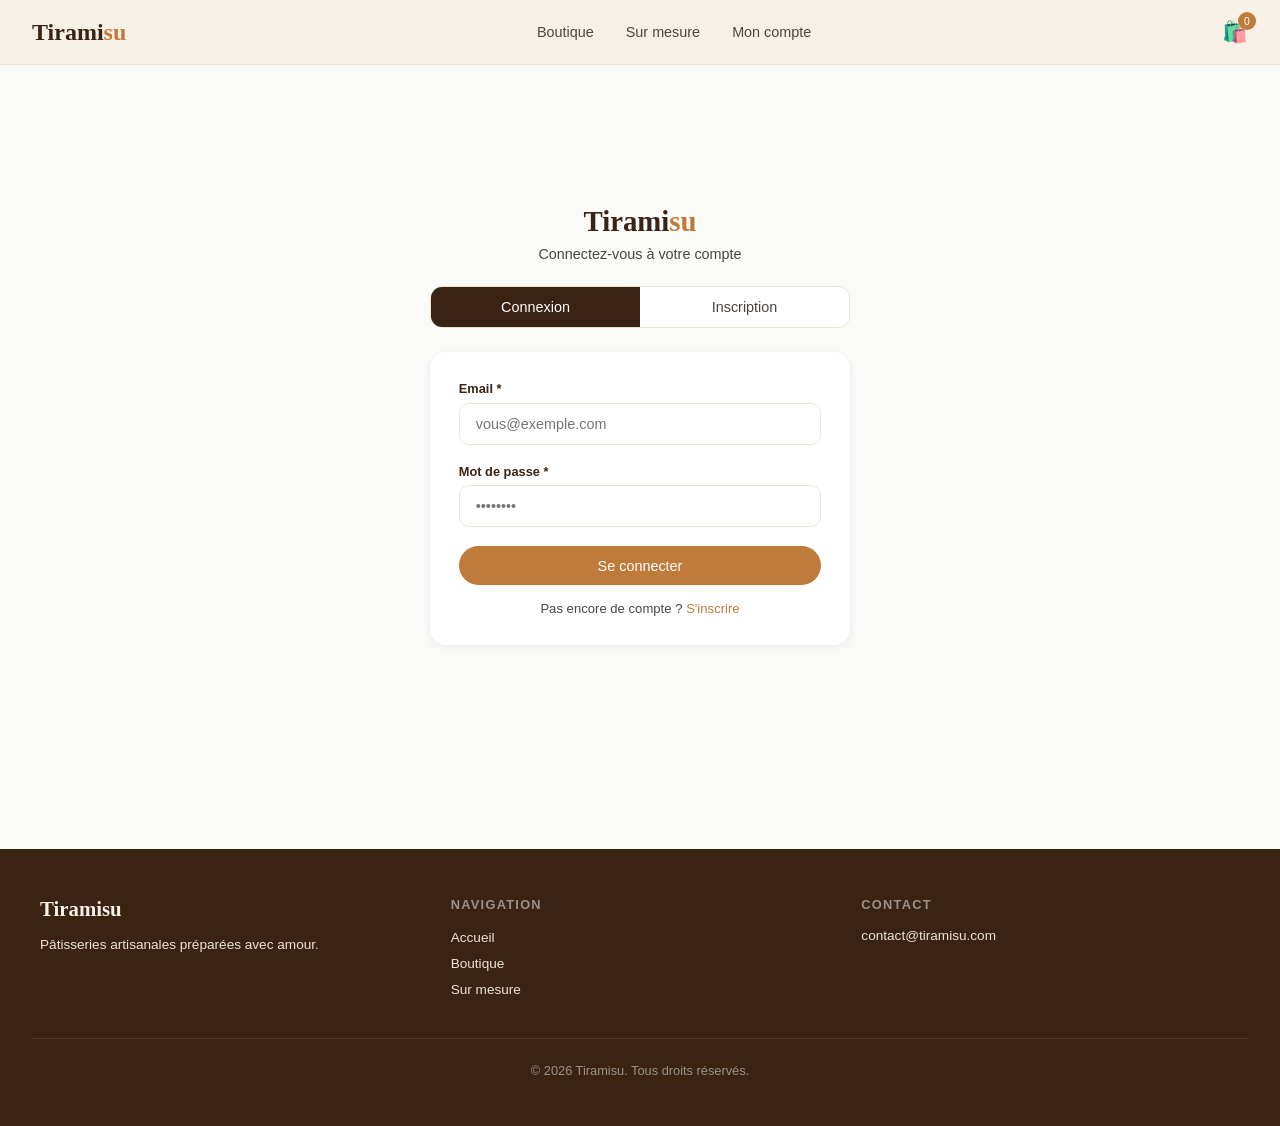
<file: admin/produits.html>
<!DOCTYPE html>
<html lang="fr">
<head>
  <meta charset="UTF-8" />
  <meta name="viewport" content="width=device-width, initial-scale=1.0"/>
  <title>Produits Admin — Tiramisu</title>
  <link rel="stylesheet" href="../css/style.css" />
</head>
<body>

  <!-- ===== NAVBAR ADMIN ===== -->
  <nav class="navbar">
    <a href="../index.html" class="navbar-logo">Tirami<span>su</span></a>
    <ul class="navbar-links">
      <li><a href="index.html">Dashboard</a></li>
      <li><a href="produits.html">Produits</a></li>
      <li><a href="commandes.html">Commandes</a></li>
      <li><a href="categories.html">Catégories</a></li>
    </ul>
    <div class="navbar-actions">
      <span id="admin-nom" style="font-size:0.85rem; color:var(--gris);"></span>
      <button class="btn btn-outline" onclick="seDeconnecter()">Déconnexion</button>
    </div>
  </nav>

  <!-- ===== CONTENU ===== -->
  <main class="container" style="padding-top:2rem; padding-bottom:4rem;">

    <!-- En-tête -->
    <div style="display:flex; justify-content:space-between;
                align-items:center; margin-bottom:2rem;">
      <div>
        <h1 style="font-family:Georgia,serif; font-size:2.2rem; color:var(--marron);">
          Produits
        </h1>
        <p style="color:var(--gris); font-size:0.9rem;">
          <span id="nb-produits">0</span> produit(s) au total
        </p>
      </div>
      <button class="btn btn-caramel" onclick="ouvrirModal()">
        + Nouveau produit
      </button>
    </div>

    <!-- Tableau produits -->
    <div class="card" style="overflow:hidden;">
      <table style="width:100%; border-collapse:collapse;">
        <thead>
          <tr style="background:var(--creme);">
            <th class="th-admin">Produit</th>
            <th class="th-admin">Catégorie</th>
            <th class="th-admin">Prix</th>
            <th class="th-admin">Stock</th>
            <th class="th-admin">Vedette</th>
            <th class="th-admin">Actions</th>
          </tr>
        </thead>
        <tbody id="tableau-produits">
          <tr>
            <td colspan="6" style="text-align:center; padding:2rem; color:var(--gris);">
              Chargement...
            </td>
          </tr>
        </tbody>
      </table>
    </div>

  </main>

  <!-- ===== MODAL PRODUIT ===== -->
  <div id="modal-overlay"
    style="display:none; position:fixed; inset:0;
           background:rgba(0,0,0,0.5); z-index:200;
           align-items:center; justify-content:center;">
    <div style="background:white; border-radius:20px; width:100%;
                max-width:550px; max-height:90vh; overflow-y:auto;
                margin:1rem; box-shadow:0 20px 60px rgba(0,0,0,0.3);">

      <!-- En-tête modal -->
      <div style="display:flex; justify-content:space-between; align-items:center;
                  padding:1.5rem; border-bottom:1px solid var(--creme-dark);">
        <h2 style="font-family:Georgia,serif; font-size:1.3rem; color:var(--marron);"
          id="modal-titre">Nouveau produit</h2>
        <button onclick="fermerModal()"
          style="background:none; border:none; font-size:1.5rem;
                 cursor:pointer; color:var(--gris);">×</button>
      </div>

      <!-- Corps modal -->
      <div style="padding:1.5rem;">
        <input type="hidden" id="produit-id"/>

        <div class="form-group">
          <label>Nom *</label>
          <input type="text" id="produit-nom" class="form-control"
            placeholder="Tiramisu classique"/>
        </div>

        <div class="form-group">
          <label>Description</label>
          <textarea id="produit-description" class="form-control"
            rows="3" placeholder="Décrivez votre produit..."></textarea>
        </div>

        <div style="display:grid; grid-template-columns:1fr 1fr; gap:1rem;">
          <div class="form-group">
            <label>Prix (FCFA) *</label>
            <input type="number" id="produit-prix" class="form-control"
              step="1" min="0" placeholder="5000"/>
          </div>
          <div class="form-group">
            <label>Stock *</label>
            <input type="number" id="produit-stock" class="form-control"
              min="0" placeholder="10"/>
          </div>
        </div>

        <div class="form-group">
          <label>Catégorie</label>
          <select id="produit-categorie" class="form-control">
            <option value="">— Choisir une catégorie —</option>
          </select>
        </div>

        <div class="form-group">
          <label>URL de l'image</label>
          <input type="url" id="produit-image" class="form-control"
            placeholder="https://exemple.com/image.jpg"/>
          <div id="apercu-image" style="margin-top:0.5rem; display:none;">
            <img id="img-apercu"
              style="width:100%; height:150px; object-fit:cover;
                     border-radius:10px; border:1px solid var(--creme-dark);"/>
          </div>
        </div>

        <div class="form-group">
          <label style="display:flex; align-items:center; gap:0.5rem; cursor:pointer;">
            <input type="checkbox" id="produit-vedette"
              style="width:16px; height:16px; accent-color:var(--caramel);"/>
            Afficher en vedette sur la page d'accueil
          </label>
        </div>

        <!-- Erreur -->
        <div id="modal-erreur"
          style="color:var(--rouge); font-size:0.85rem;
                 margin-bottom:1rem; display:none;">
        </div>

        <!-- Boutons -->
        <div style="display:flex; gap:1rem; margin-top:1rem;">
          <button class="btn btn-outline" style="flex:1;" onclick="fermerModal()">
            Annuler
          </button>
          <button class="btn btn-caramel" style="flex:1;" onclick="sauvegarderProduit()">
            Enregistrer
          </button>
        </div>
      </div>
    </div>
  </div>

  <!-- ===== FOOTER ===== -->
  <footer class="footer">
    <div class="footer-grid">
      <div>
        <h3 class="footer-title">Tiramisu Admin</h3>
      </div>
    </div>
    <div class="footer-bottom">© 2026 Tiramisu.</div>
  </footer>

  <script src="../js/api.js"></script>
  <script src="../js/auth.js"></script>
  <script>
    let categories = []
    let produitEnEdition = null

    // Vérifier accès admin
    function verifierAdmin() {
      const user  = JSON.parse(localStorage.getItem('user') || 'null')
      const token = localStorage.getItem('token')
      if (!user || !token || user.role !== 'admin') {
        window.location.href = '../connexion.html'
        return
      }
      document.getElementById('admin-nom').textContent = user.prenom
      chargerCategories()
      chargerProduits()
    }

    // Charger catégories
    async function chargerCategories() {
      const token = localStorage.getItem('token')
      try {
        const res  = await fetch(`${API_URL}/categories`, {
          headers: { 'Authorization': `Bearer ${token}` }
        })
        const data = await res.json()
        categories = data.data || []
        const select = document.getElementById('produit-categorie')
        categories.forEach(c => {
          const opt = document.createElement('option')
          opt.value = c.id
          opt.textContent = c.nom
          select.appendChild(opt)
        })
      } catch(err) {
        console.error('Erreur catégories:', err)
      }
    }

    // Charger produits
    async function chargerProduits() {
      const token = localStorage.getItem('token')
      try {
        const res  = await fetch(`${API_URL}/produits`, {
          headers: { 'Authorization': `Bearer ${token}` }
        })
        const data    = await res.json()
        const produits = data.data || []

        document.getElementById('nb-produits').textContent = produits.length

        if (produits.length === 0) {
          document.getElementById('tableau-produits').innerHTML = `
            <tr>
              <td colspan="6"
                style="text-align:center; padding:2rem; color:var(--gris);">
                Aucun produit. Créez le premier !
              </td>
            </tr>`
          return
        }

        document.getElementById('tableau-produits').innerHTML =
          produits.map(p => `
            <tr style="border-top:1px solid var(--creme-dark);">
              <td class="td-admin">
                <div style="display:flex; align-items:center; gap:0.8rem;">
                  <div style="width:44px; height:44px; border-radius:10px;
                              overflow:hidden; background:var(--creme);
                              flex-shrink:0; display:flex; align-items:center;
                              justify-content:center; font-size:1.3rem;">
                    ${p.image
                      ? `<img src="${p.image}"
                              style="width:100%; height:100%; object-fit:cover;"/>`
                      : '🎂'}
                  </div>
                  <div>
                    <p style="font-weight:600; font-size:0.88rem;
                               color:var(--marron);">${p.nom}</p>
                    <p style="font-size:0.75rem; color:var(--gris-clair);
                               max-width:180px; white-space:nowrap;
                               overflow:hidden; text-overflow:ellipsis;">
                      ${p.description || ''}
                    </p>
                  </div>
                </div>
              </td>
              <td class="td-admin">
                ${p.categorie?.nom || '<span style="color:var(--gris-clair);">—</span>'}
              </td>
              <td class="td-admin" style="font-weight:600;">
                ${parseFloat(p.prix).toLocaleString('fr-FR', {maximumFractionDigits: 0})} FCFA
              </td>
              <td class="td-admin">
                <span class="badge ${p.stock > 0 ? 'badge-vert' : 'badge-rouge'}">
                  ${p.stock > 0 ? p.stock + ' dispo' : 'Épuisé'}
                </span>
              </td>
              <td class="td-admin">
                ${p.vedette ? '⭐' : '—'}
              </td>
              <td class="td-admin">
                <div style="display:flex; gap:0.5rem;">
                  <button onclick="editerProduit(${JSON.stringify(p).replace(/"/g, '&quot;')})"
                    style="padding:0.3rem 0.8rem; border-radius:8px;
                           border:1.5px solid var(--caramel); background:white;
                           color:var(--caramel); font-size:0.78rem; cursor:pointer;">
                    ✏️ Modifier
                  </button>
                  <button onclick="supprimerProduit(${p.id})"
                    style="padding:0.3rem 0.8rem; border-radius:8px;
                           border:1.5px solid var(--rouge); background:white;
                           color:var(--rouge); font-size:0.78rem; cursor:pointer;">
                    🗑️ Supprimer
                  </button>
                </div>
              </td>
            </tr>
          `).join('')

      } catch(err) {
        document.getElementById('tableau-produits').innerHTML = `
          <tr>
            <td colspan="6"
              style="text-align:center; padding:2rem; color:var(--rouge);">
              Erreur de chargement
            </td>
          </tr>`
      }
    }

    // Ouvrir modal création
    function ouvrirModal() {
      produitEnEdition = null
      document.getElementById('modal-titre').textContent = 'Nouveau produit'
      document.getElementById('produit-id').value          = ''
      document.getElementById('produit-nom').value         = ''
      document.getElementById('produit-description').value = ''
      document.getElementById('produit-prix').value        = ''
      document.getElementById('produit-stock').value       = ''
      document.getElementById('produit-categorie').value   = ''
      document.getElementById('produit-image').value       = ''
      document.getElementById('produit-vedette').checked   = false
      document.getElementById('apercu-image').style.display = 'none'
      document.getElementById('modal-erreur').style.display = 'none'
      document.getElementById('modal-overlay').style.display = 'flex'
    }

    // Ouvrir modal édition
    function editerProduit(p) {
      produitEnEdition = p
      document.getElementById('modal-titre').textContent       = 'Modifier le produit'
      document.getElementById('produit-id').value              = p.id
      document.getElementById('produit-nom').value             = p.nom
      document.getElementById('produit-description').value     = p.description || ''
      document.getElementById('produit-prix').value            = p.prix
      document.getElementById('produit-stock').value           = p.stock
      document.getElementById('produit-categorie').value       = p.categorie?.id || ''
      document.getElementById('produit-image').value           = p.image || ''
      document.getElementById('produit-vedette').checked       = !!p.vedette
      document.getElementById('modal-erreur').style.display    = 'none'

      if (p.image) {
        document.getElementById('img-apercu').src              = p.image
        document.getElementById('apercu-image').style.display  = 'block'
      }

      document.getElementById('modal-overlay').style.display   = 'flex'
    }

    // Fermer modal
    function fermerModal() {
      document.getElementById('modal-overlay').style.display = 'none'
    }

    // Aperçu image
    document.getElementById('produit-image').addEventListener('input', function() {
      const url    = this.value.trim()
      const apercu = document.getElementById('apercu-image')
      if (url) {
        document.getElementById('img-apercu').src = url
        apercu.style.display = 'block'
      } else {
        apercu.style.display = 'none'
      }
    })

    // Sauvegarder produit
    async function sauvegarderProduit() {
      const erreur = document.getElementById('modal-erreur')
      erreur.style.display = 'none'

      const nom         = document.getElementById('produit-nom').value.trim()
      const description = document.getElementById('produit-description').value.trim()
      const prix        = document.getElementById('produit-prix').value
      const stock       = document.getElementById('produit-stock').value
      const categorieId = document.getElementById('produit-categorie').value
      const image       = document.getElementById('produit-image').value.trim()
      const vedette     = document.getElementById('produit-vedette').checked
      const id          = document.getElementById('produit-id').value
      const token       = localStorage.getItem('token')

      if (!nom || !prix || stock === '') {
        erreur.textContent = 'Veuillez remplir tous les champs obligatoires.'
        erreur.style.display = 'block'
        return
      }

      const payload = {
        nom, description, prix: parseFloat(prix),
        stock: parseInt(stock),
        categorie_id: categorieId || null,
        image: image || null,
        vedette: vedette ? 1 : 0
      }

      try {
        const url    = id
          ? `${API_URL}/produits/${id}`
          : `${API_URL}/produits`
        const method = id ? 'PUT' : 'POST'

        const res  = await fetch(url, {
          method,
          headers: {
            'Content-Type':  'application/json',
            'Accept':        'application/json',
            'Authorization': `Bearer ${token}`
          },
          body: JSON.stringify(payload)
        })
        const data = await res.json()

        if (!res.ok) {
          erreur.textContent = data.message || 'Erreur lors de la sauvegarde.'
          erreur.style.display = 'block'
          return
        }

        fermerModal()
        chargerProduits()
        alert(id ? '✅ Produit mis à jour !' : '✅ Produit créé !')

      } catch(err) {
        erreur.textContent = 'Erreur réseau. Réessayez.'
        erreur.style.display = 'block'
      }
    }

    // Supprimer produit
    async function supprimerProduit(id) {
      if (!confirm('Supprimer ce produit définitivement ?')) return
      const token = localStorage.getItem('token')
      try {
        const res = await fetch(`${API_URL}/produits/${id}`, {
          method: 'DELETE',
          headers: { 'Authorization': `Bearer ${token}` }
        })
        if (res.ok) {
          chargerProduits()
          alert('✅ Produit supprimé !')
        }
      } catch(err) {
        alert('Erreur lors de la suppression.')
      }
    }

    // Déconnexion
    function seDeconnecter() {
      localStorage.removeItem('token')
      localStorage.removeItem('user')
      window.location.href = '../connexion.html'
    }

    // Fermer modal en cliquant dehors
    document.getElementById('modal-overlay').addEventListener('click', function(e) {
      if (e.target === this) fermerModal()
    })

    verifierAdmin()
  </script>

</body>
</html>
</file>
<file: css/style.css>
/* ===== VARIABLES & RESET ===== */
* {
  margin: 0;
  padding: 0;
  box-sizing: border-box;
}

:root {
  --marron:      #3B2314;
  --caramel:     #C07B3A;
  --creme:       #F7F0E6;
  --creme-dark:  #EDE3D4;
  --blanc:       #FAFAF8;
  --gris:        #4A4540;
  --gris-clair:  #9A928A;
  --rouge:       #D94F3D;
  --vert:        #3A7D44;
}

body {
  font-family: 'Segoe UI', sans-serif;
  background-color: var(--blanc);
  color: var(--marron);
}

a {
  text-decoration: none;
  color: inherit;
}

img {
  max-width: 100%;
}

/* ===== NAVBAR ===== */
.navbar {
  background-color: var(--creme);
  border-bottom: 1px solid var(--creme-dark);
  padding: 0 2rem;
  height: 65px;
  display: flex;
  align-items: center;
  justify-content: space-between;
  position: sticky;
  top: 0;
  z-index: 100;
}

.navbar-logo {
  font-family: Georgia, serif;
  font-size: 1.5rem;
  font-weight: bold;
  color: var(--marron);
}

.navbar-logo span {
  color: var(--caramel);
}

.navbar-links {
  display: flex;
  gap: 2rem;
  list-style: none;
}

.navbar-links a {
  font-size: 0.9rem;
  color: var(--gris);
  transition: color 0.2s;
}

.navbar-links a:hover {
  color: var(--caramel);
}

.navbar-actions {
  display: flex;
  align-items: center;
  gap: 1rem;
}

.panier-icon {
  position: relative;
  cursor: pointer;
  font-size: 1.3rem;
}

.panier-count {
  position: absolute;
  top: -8px;
  right: -8px;
  background: var(--caramel);
  color: white;
  font-size: 0.65rem;
  width: 18px;
  height: 18px;
  border-radius: 50%;
  display: flex;
  align-items: center;
  justify-content: center;
}

/* ===== BOUTONS ===== */
.btn {
  display: inline-block;
  padding: 0.7rem 1.6rem;
  border-radius: 50px;
  font-size: 0.9rem;
  font-weight: 500;
  cursor: pointer;
  border: none;
  transition: all 0.2s;
}

.btn-caramel {
  background-color: var(--caramel);
  color: white;
}

.btn-caramel:hover {
  background-color: #a8682e;
}

.btn-outline {
  background: transparent;
  border: 2px solid var(--marron);
  color: var(--marron);
}

.btn-outline:hover {
  background: var(--marron);
  color: white;
}

.btn-danger {
  background-color: var(--rouge);
  color: white;
}

/* ===== CARDS PRODUIT ===== */
.card {
  background: white;
  border-radius: 16px;
  overflow: hidden;
  box-shadow: 0 2px 8px rgba(0,0,0,0.06);
  transition: box-shadow 0.3s, transform 0.3s;
}

.card:hover {
  box-shadow: 0 8px 24px rgba(0,0,0,0.12);
  transform: translateY(-4px);
}

.card-img {
  width: 100%;
  aspect-ratio: 1;
  object-fit: cover;
  background: var(--creme);
}

.card-img-placeholder {
  width: 100%;
  aspect-ratio: 1;
  background: var(--creme);
  display: flex;
  align-items: center;
  justify-content: center;
  font-size: 3rem;
}

.card-body {
  padding: 1rem;
}

.card-category {
  font-size: 0.7rem;
  color: var(--caramel);
  text-transform: uppercase;
  letter-spacing: 0.1em;
  margin-bottom: 0.3rem;
}

.card-title {
  font-family: Georgia, serif;
  font-size: 1rem;
  font-weight: 600;
  color: var(--marron);
  margin-bottom: 0.5rem;
}

.card-footer {
  display: flex;
  align-items: center;
  justify-content: space-between;
  margin-top: 0.8rem;
}

.card-price {
  font-weight: 600;
  font-size: 1rem;
  color: var(--marron);
}

/* ===== GRILLE PRODUITS ===== */
.grid-produits {
  display: grid;
  grid-template-columns: repeat(auto-fill, minmax(220px, 1fr));
  gap: 1.5rem;
}

/* ===== HERO ===== */
.hero {
  background-color: var(--creme);
  padding: 5rem 2rem;
  text-align: center;
}

.hero h1 {
  font-family: Georgia, serif;
  font-size: 3.5rem;
  color: var(--marron);
  line-height: 1.2;
  margin-bottom: 1rem;
}

.hero h1 em {
  color: var(--caramel);
  font-style: italic;
}

.hero p {
  font-size: 1rem;
  color: var(--gris);
  max-width: 500px;
  margin: 0 auto 2rem;
  line-height: 1.7;
}

.hero-btns {
  display: flex;
  gap: 1rem;
  justify-content: center;
  flex-wrap: wrap;
}

/* ===== SECTIONS ===== */
.section {
  padding: 4rem 2rem;
  max-width: 1200px;
  margin: 0 auto;
}

.section-header {
  display: flex;
  align-items: baseline;
  justify-content: space-between;
  margin-bottom: 2rem;
}

.section-title {
  font-family: Georgia, serif;
  font-size: 2rem;
  color: var(--marron);
}

.section-link {
  font-size: 0.85rem;
  color: var(--caramel);
}

.section-link:hover {
  text-decoration: underline;
}

/* ===== FORMULAIRES ===== */
.form-group {
  margin-bottom: 1.2rem;
}

.form-group label {
  display: block;
  font-size: 0.8rem;
  font-weight: 600;
  color: var(--marron);
  margin-bottom: 0.4rem;
}

.form-control {
  width: 100%;
  border: 1.5px solid var(--creme-dark);
  border-radius: 10px;
  padding: 0.75rem 1rem;
  font-size: 0.9rem;
  color: var(--marron);
  background: white;
  outline: none;
  transition: border-color 0.2s;
}

.form-control:focus {
  border-color: var(--caramel);
}

/* ===== FOOTER ===== */
.footer {
  background-color: var(--marron);
  color: var(--creme);
  padding: 3rem 2rem;
  margin-top: 4rem;
}

.footer-grid {
  display: grid;
  grid-template-columns: repeat(auto-fit, minmax(200px, 1fr));
  gap: 2rem;
  max-width: 1200px;
  margin: 0 auto;
}

.footer-title {
  font-family: Georgia, serif;
  font-size: 1.3rem;
  margin-bottom: 1rem;
}

.footer-links {
  list-style: none;
}

.footer-links li {
  margin-bottom: 0.5rem;
}

.footer-links a {
  color: var(--creme-dark);
  font-size: 0.85rem;
  transition: color 0.2s;
}

.footer-links a:hover {
  color: var(--caramel);
}

.footer-bottom {
  text-align: center;
  margin-top: 2rem;
  padding-top: 1.5rem;
  border-top: 1px solid rgba(255,255,255,0.1);
  font-size: 0.8rem;
  color: var(--gris-clair);
}

/* ===== UTILITAIRES ===== */
.container {
  max-width: 1200px;
  margin: 0 auto;
  padding: 0 2rem;
}

.text-center { text-align: center; }
.mt-1 { margin-top: 0.5rem; }
.mt-2 { margin-top: 1rem; }
.mt-3 { margin-top: 1.5rem; }
.mb-1 { margin-bottom: 0.5rem; }
.mb-2 { margin-bottom: 1rem; }
.mb-3 { margin-bottom: 1.5rem; }

.badge {
  display: inline-block;
  padding: 0.2rem 0.6rem;
  border-radius: 50px;
  font-size: 0.7rem;
  font-weight: 600;
}

.badge-vert   { background: #d4edda; color: var(--vert); }
.badge-rouge  { background: #fde8e6; color: var(--rouge); }
.badge-orange { background: #fef3e2; color: var(--caramel); }

/* ===== RESPONSIVE ===== */
@media (max-width: 768px) {
  .navbar-links { display: none; }
  .hero h1 { font-size: 2.2rem; }
  .grid-produits {
    grid-template-columns: repeat(2, 1fr);
    gap: 1rem;
  }
}

@media (max-width: 480px) {
  .grid-produits {
    grid-template-columns: 1fr;
  }
}
/* ===== CATÉGORIES ===== */
.categorie-card {
  display: flex;
  align-items: center;
  gap: 0.5rem;
  padding: 0.8rem 1.5rem;
  background: white;
  border: 2px solid var(--creme-dark);
  border-radius: 50px;
  font-size: 0.9rem;
  color: var(--marron);
  transition: all 0.2s;
  cursor: pointer;
}

.categorie-card:hover {
  border-color: var(--caramel);
  background: var(--caramel);
  color: white;
}

/* ===== SKELETON LOADING ===== */
.skeleton {
  background: linear-gradient(90deg, var(--creme) 25%, var(--creme-dark) 50%, var(--creme) 75%);
  background-size: 200% 100%;
  animation: skeleton-loading 1.5s infinite;
  min-height: 280px;
}

@keyframes skeleton-loading {
  0%   { background-position: 200% 0; }
  100% { background-position: -200% 0; }
}
/* ===== FILTRES BOUTIQUE ===== */
.btn-filtre {
  padding: 0.5rem 1.2rem;
  border-radius: 50px;
  border: 2px solid var(--creme-dark);
  background: white;
  color: var(--gris);
  font-size: 0.85rem;
  cursor: pointer;
  transition: all 0.2s;
}

.btn-filtre:hover {
  border-color: var(--caramel);
  color: var(--caramel);
}

.btn-filtre.actif {
  background: var(--marron);
  border-color: var(--marron);
  color: white;
}
/* ===== ONGLETS CONNEXION ===== */
.onglet {
  flex: 1;
  padding: 0.75rem;
  border: none;
  background: white;
  color: var(--gris);
  font-size: 0.9rem;
  font-weight: 500;
  cursor: pointer;
  transition: all 0.2s;
}

.onglet.actif-onglet {
  background: var(--marron);
  color: white;
}

:root {
  --vert: #3A7D44;
}
/* ===== COMMANDE CUSTOM ===== */
.choix-groupe {
  display: flex;
  flex-wrap: wrap;
  gap: 0.6rem;
  margin-top: 0.5rem;
}

.choix-btn {
  padding: 0.5rem 1.1rem;
  border-radius: 50px;
  border: 2px solid var(--creme-dark);
  background: white;
  color: var(--gris);
  font-size: 0.85rem;
  cursor: pointer;
  transition: all 0.2s;
}

.choix-btn:hover {
  border-color: var(--caramel);
  color: var(--caramel);
}

.choix-btn.actif {
  background: var(--marron);
  border-color: var(--marron);
  color: white;
}
/* ===== ONGLETS MON COMPTE ===== */
.onglet-compte {
  padding: 0.8rem 1.5rem;
  border: none;
  background: transparent;
  color: var(--gris);
  font-size: 0.9rem;
  font-weight: 500;
  cursor: pointer;
  border-bottom: 2px solid transparent;
  margin-bottom: -2px;
  transition: all 0.2s;
}

.onglet-compte:hover {
  color: var(--caramel);
}

.onglet-compte.actif-compte {
  color: var(--caramel);
  border-bottom-color: var(--caramel);
}
/* ===== TABLEAU ADMIN ===== */
.th-admin {
  padding: 0.8rem 1rem;
  font-size: 0.78rem;
  font-weight: 600;
  color: var(--gris);
  text-align: left;
  text-transform: uppercase;
  letter-spacing: 0.05em;
}

.td-admin {
  padding: 0.9rem 1rem;
  font-size: 0.85rem;
  color: var(--marron);
}
</file>
